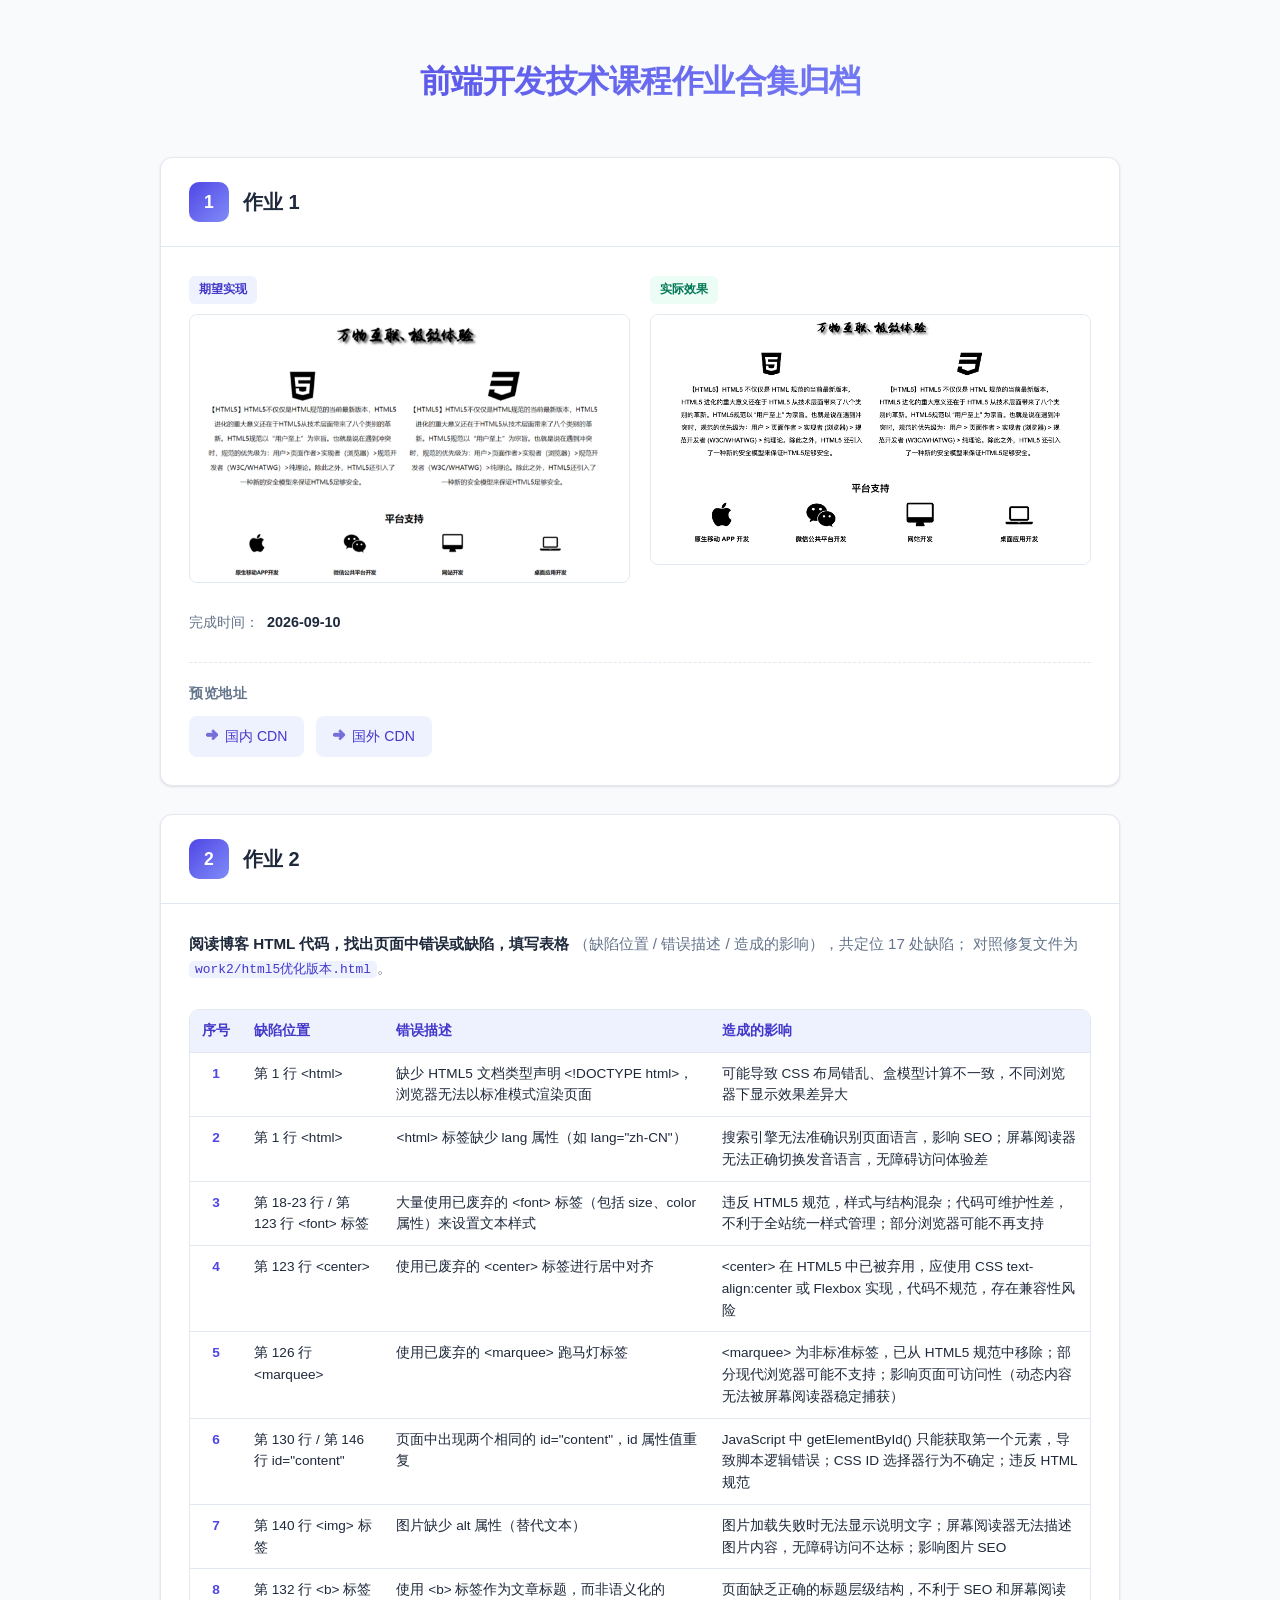
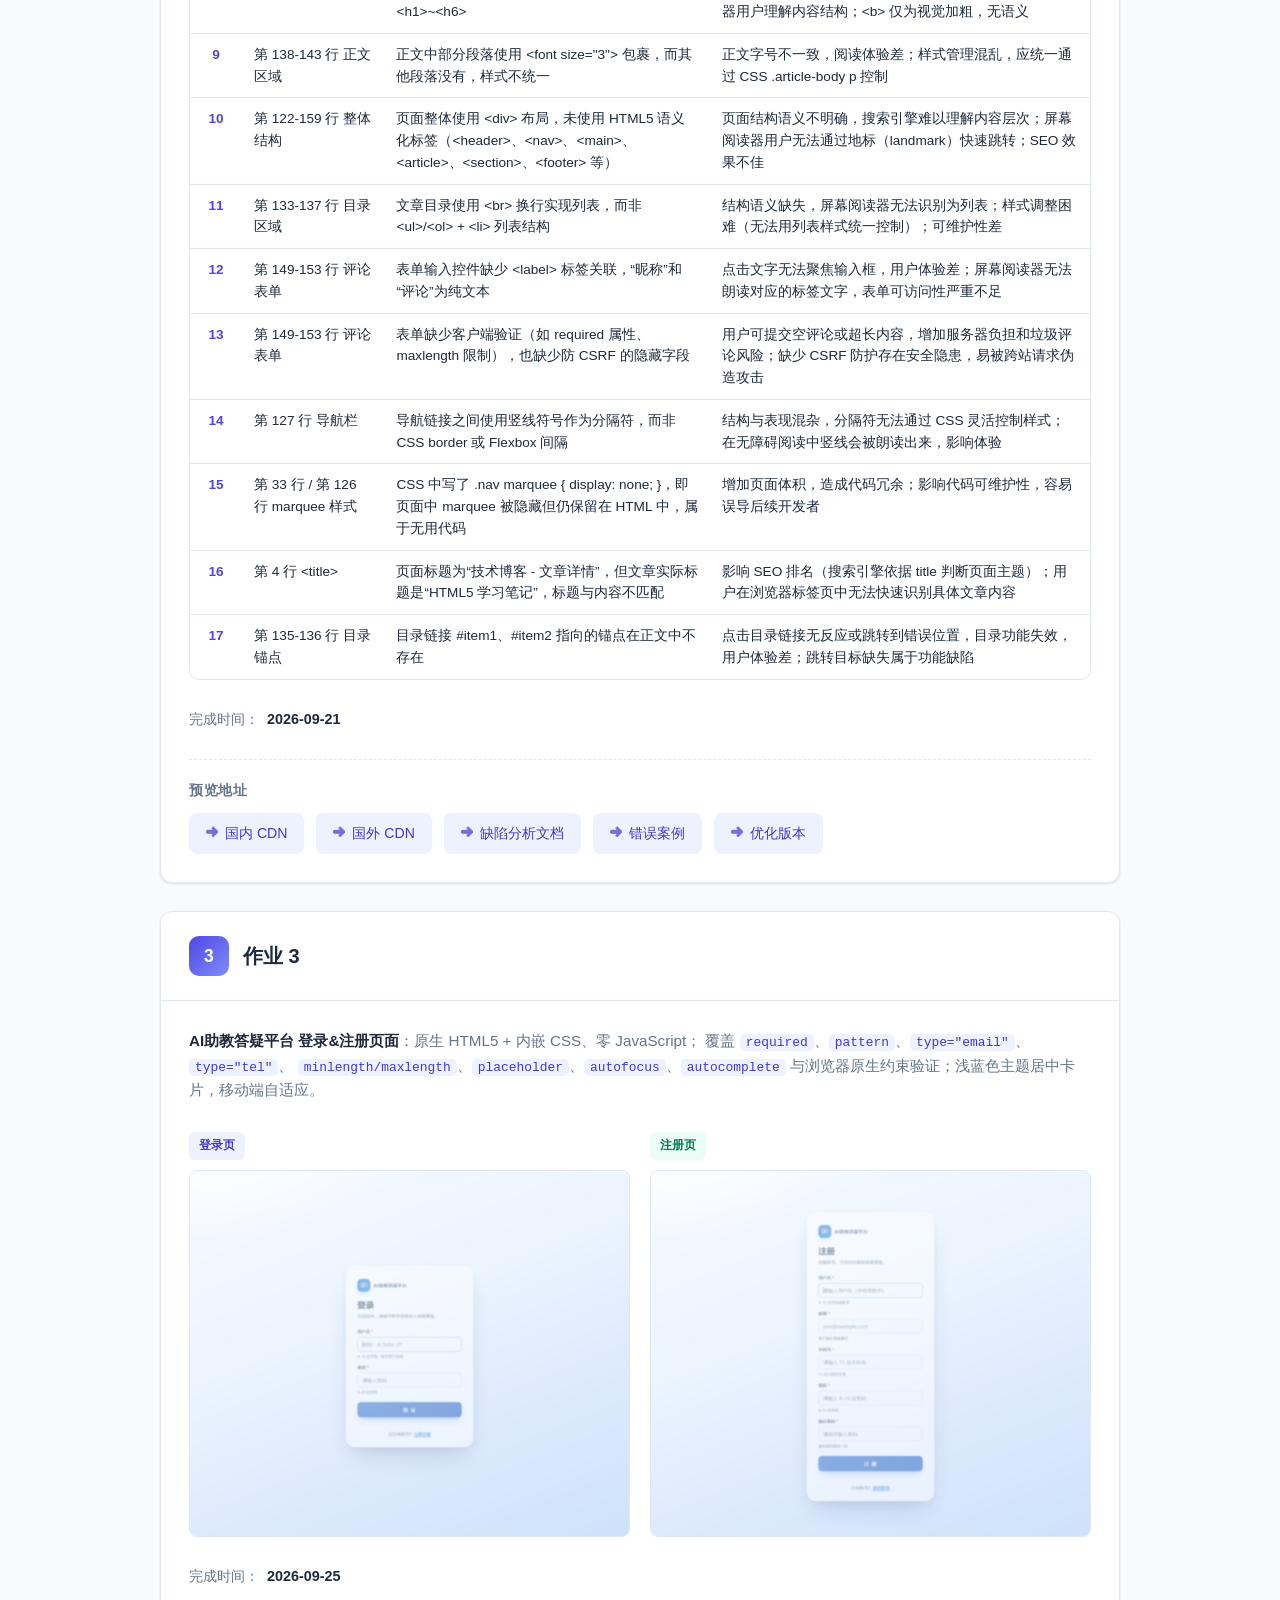
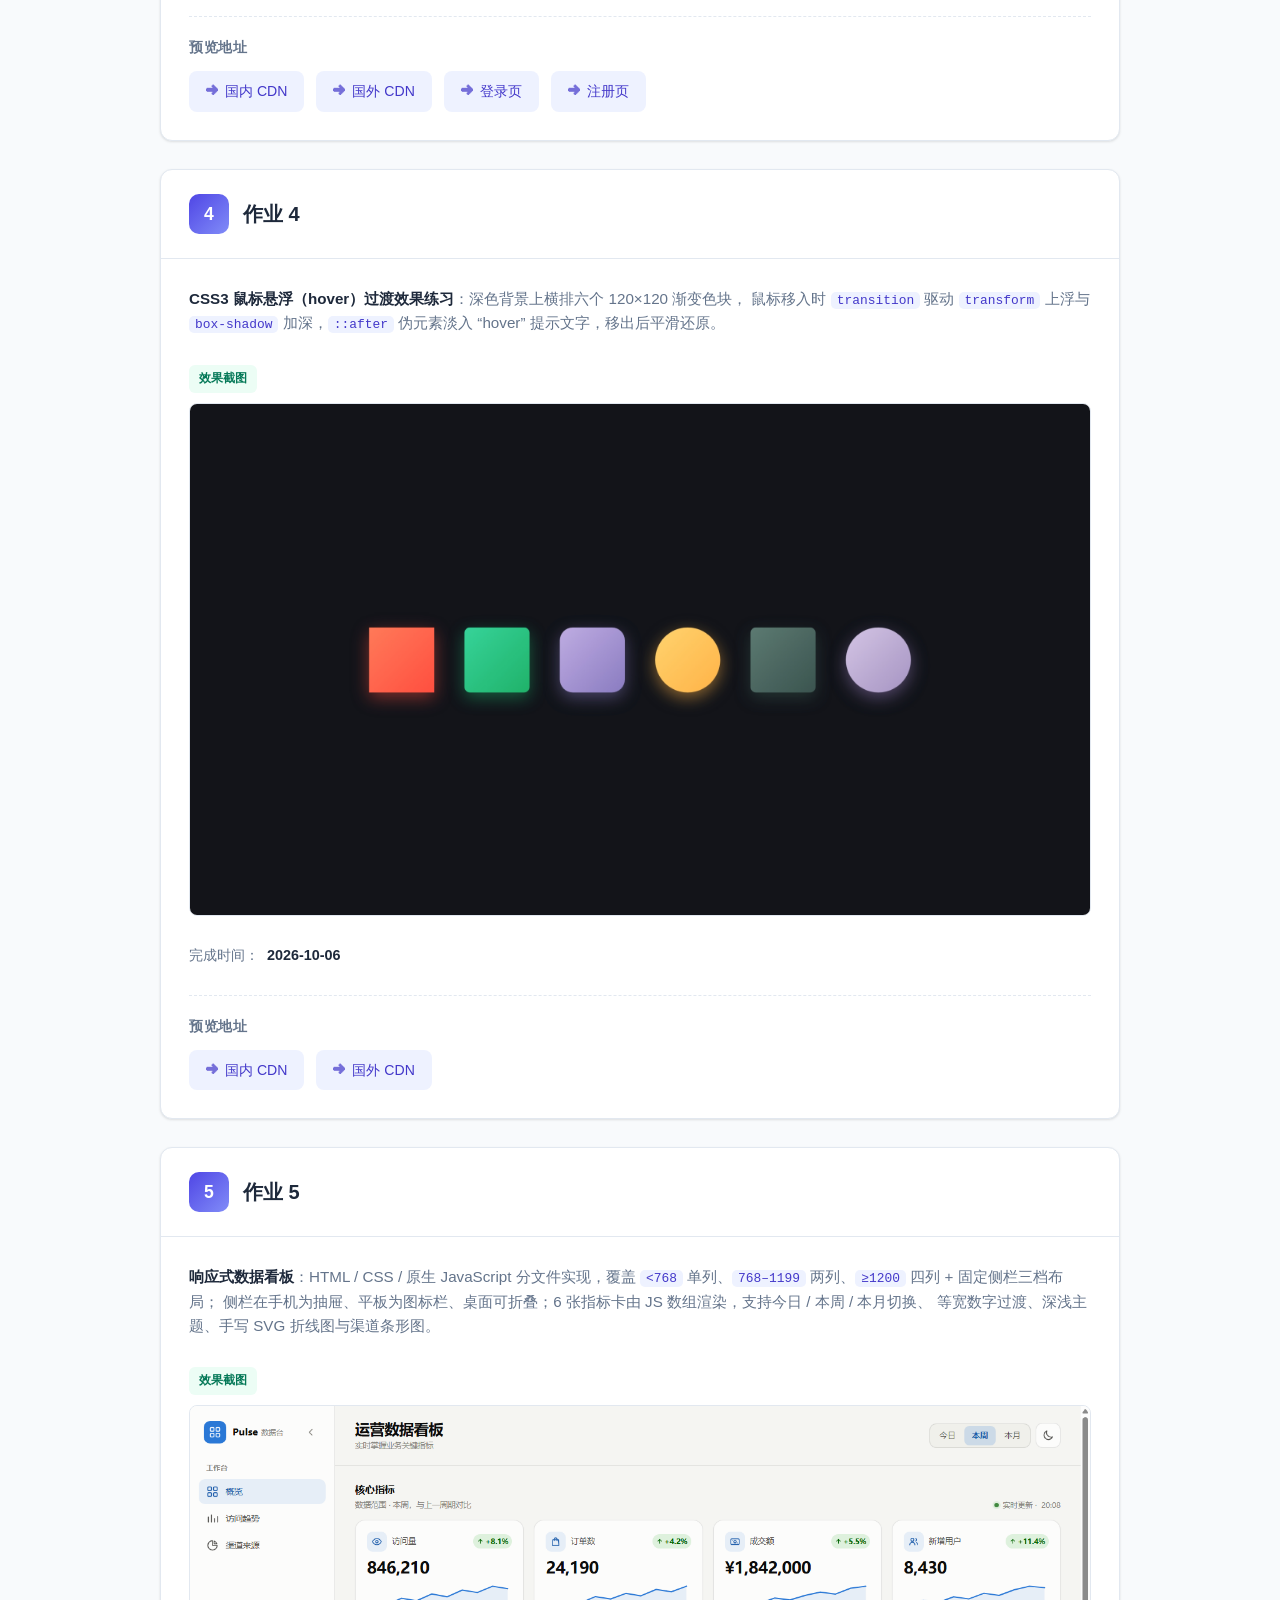
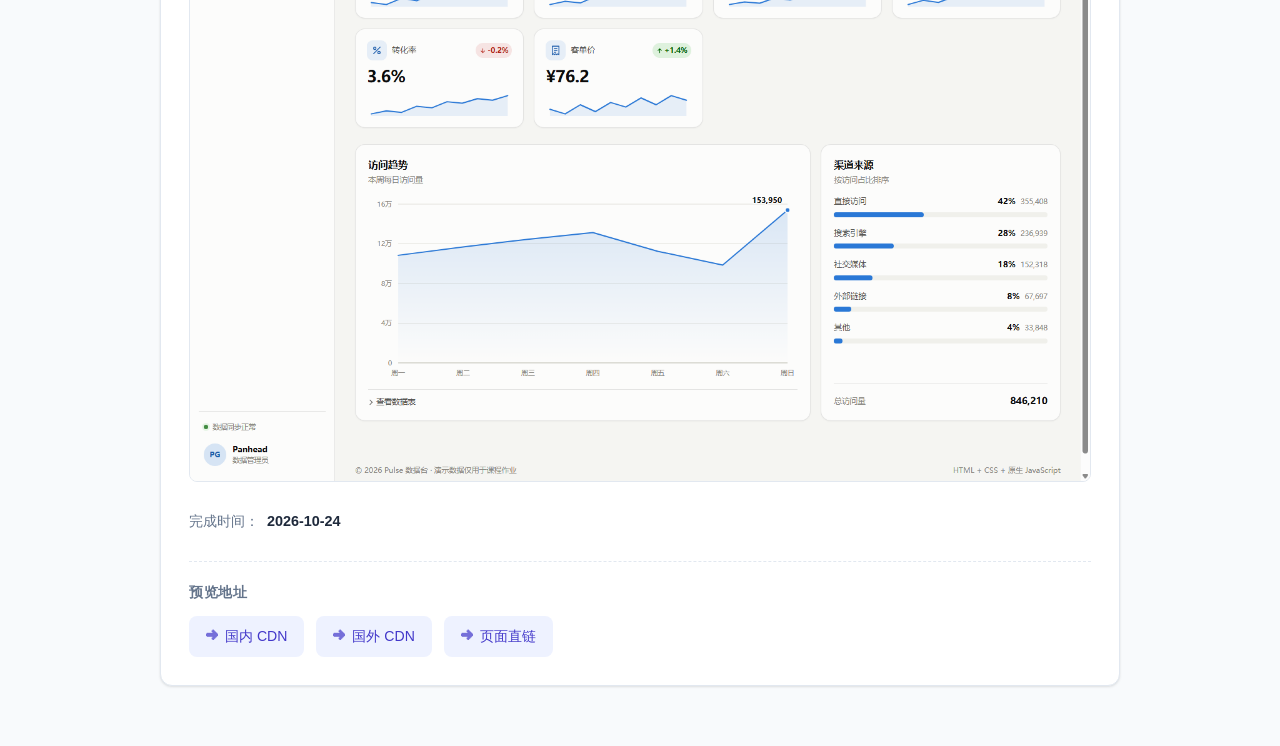
<file: index.html>
<!DOCTYPE html>
<html lang="zh-CN">
<head>
    <meta charset="UTF-8">
    <meta name="viewport" content="width=device-width, initial-scale=1.0">
    <title>前端开发技术课程作业合集归档</title>
    <style>
        :root {
            --primary: #4f46e5;
            --primary-light: #818cf8;
            --bg: #f8fafc;
            --card: #ffffff;
            --text: #1e293b;
            --muted: #64748b;
            --border: #e2e8f0;
            --tag-bg: #eef2ff;
            --tag-text: #4338ca;
            --shadow: 0 1px 3px rgba(0,0,0,.08), 0 1px 2px rgba(0,0,0,.04);
            --shadow-lg: 0 10px 30px rgba(0,0,0,.08), 0 4px 12px rgba(0,0,0,.04);
            --radius: 12px;
        }

        * { margin: 0; padding: 0; box-sizing: border-box; }

        body {
            font-family: -apple-system, BlinkMacSystemFont, "Segoe UI", "PingFang SC", "Microsoft YaHei", sans-serif;
            background: var(--bg);
            color: var(--text);
            line-height: 1.6;
            min-height: 100vh;
            padding: 0 20px 60px;
        }

        .page-header {
            max-width: 960px;
            margin: 0 auto;
            padding: 56px 0 40px;
            text-align: center;
        }

        .page-header h1 {
            font-size: 2rem;
            font-weight: 700;
            letter-spacing: -.5px;
            background: linear-gradient(135deg, var(--primary), var(--primary-light));
            -webkit-background-clip: text;
            background-clip: text;
            -webkit-text-fill-color: transparent;
            margin-bottom: 10px;
        }

        .page-header .subtitle {
            color: var(--muted);
            font-size: .95rem;
        }

        .container {
            max-width: 960px;
            margin: 0 auto;
        }

        .work-card {
            background: var(--card);
            border: 1px solid var(--border);
            border-radius: var(--radius);
            box-shadow: var(--shadow);
            overflow: hidden;
            transition: box-shadow .25s ease, transform .25s ease;
        }

        .work-card:hover {
            box-shadow: var(--shadow-lg);
            transform: translateY(-2px);
        }

        .work-card-head {
            display: flex;
            align-items: center;
            gap: 14px;
            padding: 24px 28px;
            border-bottom: 1px solid var(--border);
        }

        .work-num {
            flex: 0 0 auto;
            width: 40px;
            height: 40px;
            display: flex;
            align-items: center;
            justify-content: center;
            border-radius: 10px;
            background: linear-gradient(135deg, var(--primary), var(--primary-light));
            color: #fff;
            font-weight: 700;
            font-size: 1.1rem;
        }

        .work-card-head h2 {
            font-size: 1.25rem;
            font-weight: 600;
            color: var(--text);
        }

        .work-card-body {
            padding: 28px;
            display: grid;
            gap: 28px;
        }

        .compare {
            display: grid;
            grid-template-columns: 1fr 1fr;
            gap: 20px;
        }

        @media (max-width: 720px) {
            .compare { grid-template-columns: 1fr; }
        }

        .compare-item .label {
            display: inline-block;
            font-size: .78rem;
            font-weight: 600;
            padding: 4px 10px;
            border-radius: 6px;
            margin-bottom: 10px;
        }

        .compare-item.expect .label { background: var(--tag-bg); color: var(--tag-text); }
        .compare-item.real .label { background: #ecfdf5; color: #047857; }

        .compare-item img {
            width: 100%;
            border-radius: 8px;
            border: 1px solid var(--border);
            display: block;
            transition: transform .25s ease;
        }

        .compare-item img:hover { transform: scale(1.02); }

        .meta-row {
            display: flex;
            align-items: center;
            gap: 8px;
            font-size: .9rem;
            color: var(--muted);
        }

        .meta-row .date { font-weight: 600; color: var(--text); }

        .links {
            border-top: 1px dashed var(--border);
            padding-top: 20px;
        }

        .links .links-title {
            font-size: .85rem;
            font-weight: 600;
            color: var(--muted);
            margin-bottom: 12px;
            text-transform: uppercase;
            letter-spacing: .5px;
        }

        .link-list {
            display: flex;
            flex-wrap: wrap;
            gap: 12px;
        }

        .link-list a {
            display: inline-flex;
            align-items: center;
            gap: 6px;
            padding: 8px 16px;
            border-radius: 8px;
            background: var(--tag-bg);
            color: var(--tag-text);
            text-decoration: none;
            font-size: .88rem;
            font-weight: 500;
            border: 1px solid transparent;
            transition: all .2s ease;
        }

        .link-list a:hover {
            background: var(--primary);
            color: #fff;
            border-color: var(--primary);
            transform: translateY(-1px);
        }

        .link-list a::before {
            content: "➜";
            font-size: .8rem;
            opacity: .7;
        }

        /* ---- 作业 2 / 作业 3 ---- */
        .work-desc {
            font-size: .95rem;
            color: var(--muted);
        }

        .work-desc strong {
            color: var(--text);
            font-weight: 600;
        }

        .table-wrap {
            overflow-x: auto;
            border: 1px solid var(--border);
            border-radius: 10px;
        }

        table {
            border-collapse: collapse;
            width: 100%;
            font-size: .85rem;
            line-height: 1.6;
        }

        th, td {
            border-bottom: 1px solid var(--border);
            padding: 10px 12px;
            text-align: left;
            vertical-align: top;
        }

        th {
            background: var(--tag-bg);
            color: var(--tag-text);
            font-weight: 600;
            white-space: nowrap;
        }

        tbody tr:last-child td { border-bottom: none; }
        tbody tr:hover { background: #f8faff; }

        td.num {
            font-weight: 700;
            color: var(--primary);
            text-align: center;
            white-space: nowrap;
            width: 44px;
        }

        code {
            font-family: Consolas, "Courier New", monospace;
            font-size: .85em;
            background: var(--tag-bg);
            color: var(--tag-text);
            border-radius: 5px;
            padding: 1px 6px;
        }
    </style>
</head>
<body>

<header class="page-header">
    <h1>前端开发技术课程作业合集归档</h1>
<!--    <p class="subtitle">Frontend Development Technology — Course Assignments Archive</p>-->
</header>

<div class="container">
    <article class="work-card">
        <div class="work-card-head">
            <div class="work-num">1</div>
            <h2>作业 1</h2>
        </div>
        <div class="work-card-body">
            <div class="compare">
                <div class="compare-item expect">
                    <span class="label">期望实现</span>
                    <img src="./images/work1-expect.png" alt="work1 期望效果">
                </div>
                <div class="compare-item real">
                    <span class="label">实际效果</span>
                    <img src="./images/work1-real.png" alt="work1 实际效果">
                </div>
            </div>

            <div class="meta-row">
                <span>完成时间：</span>
                <span class="date">2026-09-10</span>
            </div>

            <div class="links">
                <div class="links-title">预览地址</div>
                <div class="link-list">
                    <a href="https://fwork.pgigi.com/work1">国内 CDN</a>
                    <a href="https://fwork.pgg.wtf/work1">国外 CDN</a>
                </div>
            </div>
        </div>
    </article>

    <article class="work-card" style="margin-top: 28px;">
        <div class="work-card-head">
            <div class="work-num">2</div>
            <h2>作业 2</h2>
        </div>
        <div class="work-card-body">
            <p class="work-desc">
                <strong>阅读博客 HTML 代码，找出页面中错误或缺陷，填写表格</strong>
                （缺陷位置 / 错误描述 / 造成的影响），共定位 17 处缺陷；
                对照修复文件为 <code>work2/html5优化版本.html</code>。
            </p>

            <div class="table-wrap">
                <table>
                    <thead>
                        <tr>
                            <th>序号</th>
                            <th>缺陷位置</th>
                            <th>错误描述</th>
                            <th>造成的影响</th>
                        </tr>
                    </thead>
                    <tbody>
                        <tr><td class="num">1</td><td>第 1 行 &lt;html&gt;</td><td>缺少 HTML5 文档类型声明 &lt;!DOCTYPE html&gt;，浏览器无法以标准模式渲染页面</td><td>可能导致 CSS 布局错乱、盒模型计算不一致，不同浏览器下显示效果差异大</td></tr>
                        <tr><td class="num">2</td><td>第 1 行 &lt;html&gt;</td><td>&lt;html&gt; 标签缺少 lang 属性（如 lang="zh-CN"）</td><td>搜索引擎无法准确识别页面语言，影响 SEO；屏幕阅读器无法正确切换发音语言，无障碍访问体验差</td></tr>
                        <tr><td class="num">3</td><td>第 18-23 行 / 第 123 行 &lt;font&gt; 标签</td><td>大量使用已废弃的 &lt;font&gt; 标签（包括 size、color 属性）来设置文本样式</td><td>违反 HTML5 规范，样式与结构混杂；代码可维护性差，不利于全站统一样式管理；部分浏览器可能不再支持</td></tr>
                        <tr><td class="num">4</td><td>第 123 行 &lt;center&gt;</td><td>使用已废弃的 &lt;center&gt; 标签进行居中对齐</td><td>&lt;center&gt; 在 HTML5 中已被弃用，应使用 CSS text-align:center 或 Flexbox 实现，代码不规范，存在兼容性风险</td></tr>
                        <tr><td class="num">5</td><td>第 126 行 &lt;marquee&gt;</td><td>使用已废弃的 &lt;marquee&gt; 跑马灯标签</td><td>&lt;marquee&gt; 为非标准标签，已从 HTML5 规范中移除；部分现代浏览器可能不支持；影响页面可访问性（动态内容无法被屏幕阅读器稳定捕获）</td></tr>
                        <tr><td class="num">6</td><td>第 130 行 / 第 146 行 id="content"</td><td>页面中出现两个相同的 id="content"，id 属性值重复</td><td>JavaScript 中 getElementById() 只能获取第一个元素，导致脚本逻辑错误；CSS ID 选择器行为不确定；违反 HTML 规范</td></tr>
                        <tr><td class="num">7</td><td>第 140 行 &lt;img&gt; 标签</td><td>图片缺少 alt 属性（替代文本）</td><td>图片加载失败时无法显示说明文字；屏幕阅读器无法描述图片内容，无障碍访问不达标；影响图片 SEO</td></tr>
                        <tr><td class="num">8</td><td>第 132 行 &lt;b&gt; 标签</td><td>使用 &lt;b&gt; 标签作为文章标题，而非语义化的 &lt;h1&gt;~&lt;h6&gt;</td><td>页面缺乏正确的标题层级结构，不利于 SEO 和屏幕阅读器用户理解内容结构；&lt;b&gt; 仅为视觉加粗，无语义</td></tr>
                        <tr><td class="num">9</td><td>第 138-143 行 正文区域</td><td>正文中部分段落使用 &lt;font size="3"&gt; 包裹，而其他段落没有，样式不统一</td><td>正文字号不一致，阅读体验差；样式管理混乱，应统一通过 CSS .article-body p 控制</td></tr>
                        <tr><td class="num">10</td><td>第 122-159 行 整体结构</td><td>页面整体使用 &lt;div&gt; 布局，未使用 HTML5 语义化标签（&lt;header&gt;、&lt;nav&gt;、&lt;main&gt;、&lt;article&gt;、&lt;section&gt;、&lt;footer&gt; 等）</td><td>页面结构语义不明确，搜索引擎难以理解内容层次；屏幕阅读器用户无法通过地标（landmark）快速跳转；SEO 效果不佳</td></tr>
                        <tr><td class="num">11</td><td>第 133-137 行 目录区域</td><td>文章目录使用 &lt;br&gt; 换行实现列表，而非 &lt;ul&gt;/&lt;ol&gt; + &lt;li&gt; 列表结构</td><td>结构语义缺失，屏幕阅读器无法识别为列表；样式调整困难（无法用列表样式统一控制）；可维护性差</td></tr>
                        <tr><td class="num">12</td><td>第 149-153 行 评论表单</td><td>表单输入控件缺少 &lt;label&gt; 标签关联，“昵称”和“评论”为纯文本</td><td>点击文字无法聚焦输入框，用户体验差；屏幕阅读器无法朗读对应的标签文字，表单可访问性严重不足</td></tr>
                        <tr><td class="num">13</td><td>第 149-153 行 评论表单</td><td>表单缺少客户端验证（如 required 属性、maxlength 限制），也缺少防 CSRF 的隐藏字段</td><td>用户可提交空评论或超长内容，增加服务器负担和垃圾评论风险；缺少 CSRF 防护存在安全隐患，易被跨站请求伪造攻击</td></tr>
                        <tr><td class="num">14</td><td>第 127 行 导航栏</td><td>导航链接之间使用竖线符号作为分隔符，而非 CSS border 或 Flexbox 间隔</td><td>结构与表现混杂，分隔符无法通过 CSS 灵活控制样式；在无障碍阅读中竖线会被朗读出来，影响体验</td></tr>
                        <tr><td class="num">15</td><td>第 33 行 / 第 126 行 marquee 样式</td><td>CSS 中写了 .nav marquee { display: none; }，即页面中 marquee 被隐藏但仍保留在 HTML 中，属于无用代码</td><td>增加页面体积，造成代码冗余；影响代码可维护性，容易误导后续开发者</td></tr>
                        <tr><td class="num">16</td><td>第 4 行 &lt;title&gt;</td><td>页面标题为“技术博客 - 文章详情”，但文章实际标题是“HTML5 学习笔记”，标题与内容不匹配</td><td>影响 SEO 排名（搜索引擎依据 title 判断页面主题）；用户在浏览器标签页中无法快速识别具体文章内容</td></tr>
                        <tr><td class="num">17</td><td>第 135-136 行 目录锚点</td><td>目录链接 #item1、#item2 指向的锚点在正文中不存在</td><td>点击目录链接无反应或跳转到错误位置，目录功能失效，用户体验差；跳转目标缺失属于功能缺陷</td></tr>
                    </tbody>
                </table>
            </div>

            <div class="meta-row">
                <span>完成时间：</span>
                <span class="date">2026-09-21</span>
            </div>

            <div class="links">
                <div class="links-title">预览地址</div>
                <div class="link-list">
                    <a href="https://fwork.pgigi.com/work2">国内 CDN</a>
                    <a href="https://fwork.pgg.wtf/work2">国外 CDN</a>
                    <a href="./work2/index.html">缺陷分析文档</a>
                    <a href="./work2/html5错误案例.html">错误案例</a>
                    <a href="./work2/html5优化版本.html">优化版本</a>
                </div>
            </div>
        </div>
    </article>

    <article class="work-card" style="margin-top: 28px;">
        <div class="work-card-head">
            <div class="work-num">3</div>
            <h2>作业 3</h2>
        </div>
        <div class="work-card-body">
            <p class="work-desc">
                <strong>AI助教答疑平台 登录&注册页面</strong>：原生 HTML5 + 内嵌 CSS、零 JavaScript；
                覆盖 <code>required</code>、<code>pattern</code>、<code>type="email"</code>、<code>type="tel"</code>、
                <code>minlength/maxlength</code>、<code>placeholder</code>、<code>autofocus</code>、<code>autocomplete</code>
                与浏览器原生约束验证；浅蓝色主题居中卡片，移动端自适应。
            </p>

            <div class="compare">
                <div class="compare-item expect">
                    <span class="label">登录页</span>
                    <img src="./images/work3-login.png" alt="work3 登录页效果">
                </div>
                <div class="compare-item real">
                    <span class="label">注册页</span>
                    <img src="./images/work3-register.png" alt="work3 注册页效果">
                </div>
            </div>

            <div class="meta-row">
                <span>完成时间：</span>
                <span class="date">2026-09-25</span>
            </div>

            <div class="links">
                <div class="links-title">预览地址</div>
                <div class="link-list">
                    <a href="https://fwork.pgigi.com/work3">国内 CDN</a>
                    <a href="https://fwork.pgg.wtf/work3">国外 CDN</a>
                    <a href="./work3/login.html">登录页</a>
                    <a href="./work3/register.html">注册页</a>
                </div>
            </div>
        </div>
    </article>

    <article class="work-card" style="margin-top: 28px;">
        <div class="work-card-head">
            <div class="work-num">4</div>
            <h2>作业 4</h2>
        </div>
        <div class="work-card-body">
            <p class="work-desc">
                <strong>CSS3 鼠标悬浮（hover）过渡效果练习</strong>：深色背景上横排六个 120×120 渐变色块，
                鼠标移入时 <code>transition</code> 驱动 <code>transform</code> 上浮与
                <code>box-shadow</code> 加深，<code>::after</code> 伪元素淡入 “hover” 提示文字，移出后平滑还原。
            </p>

            <div class="compare" style="grid-template-columns: 1fr;">
                <div class="compare-item real">
                    <span class="label">效果截图</span>
                    <img src="./images/work4-preview.png" alt="work4 效果截图">
                </div>
            </div>

            <div class="meta-row">
                <span>完成时间：</span>
                <span class="date">2026-10-06</span>
            </div>

            <div class="links">
                <div class="links-title">预览地址</div>
                <div class="link-list">
                    <a href="https://fwork.pgigi.com/work4">国内 CDN</a>
                    <a href="https://fwork.pgg.wtf/work4">国外 CDN</a>
                </div>
            </div>
        </div>
    </article>

    <article class="work-card" style="margin-top: 28px;">
        <div class="work-card-head">
            <div class="work-num">5</div>
            <h2>作业 5</h2>
        </div>
        <div class="work-card-body">
            <p class="work-desc">
                <strong>响应式数据看板</strong>：HTML / CSS / 原生 JavaScript 分文件实现，覆盖
                <code>&lt;768</code> 单列、<code>768–1199</code> 两列、<code>≥1200</code> 四列 + 固定侧栏三档布局；
                侧栏在手机为抽屉、平板为图标栏、桌面可折叠；6 张指标卡由 JS 数组渲染，支持今日 / 本周 / 本月切换、
                等宽数字过渡、深浅主题、手写 SVG 折线图与渠道条形图。
            </p>

            <div class="compare" style="grid-template-columns: 1fr;">
                <div class="compare-item real">
                    <span class="label">效果截图</span>
                    <img src="./images/work5-preview.png" alt="work5 响应式数据看板效果">
                </div>
            </div>

            <div class="meta-row">
                <span>完成时间：</span>
                <span class="date">2026-10-24</span>
            </div>

            <div class="links">
                <div class="links-title">预览地址</div>
                <div class="link-list">
                    <a href="https://fwork.pgigi.com/work5">国内 CDN</a>
                    <a href="https://fwork.pgg.wtf/work5">国外 CDN</a>
                    <a href="./work5/index.html">页面直链</a>
                </div>
            </div>
        </div>
    </article>
</div>

</body>
</html>
</file>
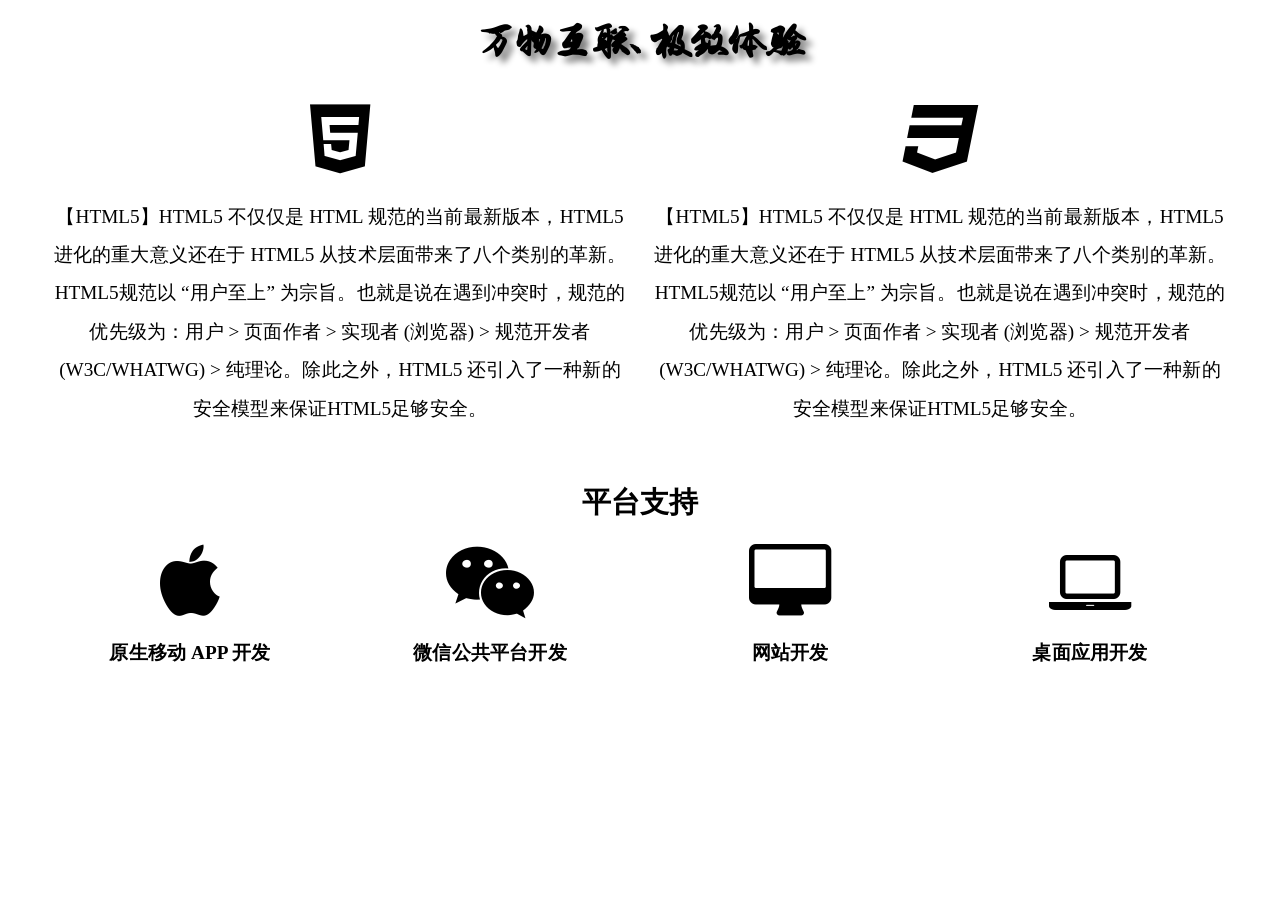
<file: work1/index.html>
<!DOCTYPE html>
<html lang="zh-CN">
<head>
    <meta charset="UTF-8">
    <meta name="viewport" content="width=device-width, initial-scale=1.0">
    <link href="assets/font-awesome.min.css" rel="stylesheet">
    <link href="style.css" rel="stylesheet">
    <title>H5</title>
</head>
<body>
<div id="app">
    <div class="title">
        <h1>万物互联、极致体验</h1>
    </div>
    <div class="disc">
        <div class="disc-content">
            <div class="fa fa-html5 fa-4x"></div>
            <p>【HTML5】HTML5 不仅仅是 HTML 规范的当前最新版本，HTML5 进化的重大意义还在于 HTML5 从技术层面带来了八个类别的革新。HTML5规范以 “用户至上” 为宗旨。也就是说在遇到冲突时，规范的优先级为：用户 > 页面作者 > 实现者 (浏览器) > 规范开发者 (W3C/WHATWG) > 纯理论。除此之外，HTML5 还引入了一种新的安全模型来保证HTML5足够安全。</p>
        </div>
        <div class="disc-content">
            <div class="fa fa-css3 fa-4x"></div>
            <p>【HTML5】HTML5 不仅仅是 HTML 规范的当前最新版本，HTML5 进化的重大意义还在于 HTML5 从技术层面带来了八个类别的革新。HTML5规范以 “用户至上” 为宗旨。也就是说在遇到冲突时，规范的优先级为：用户 > 页面作者 > 实现者 (浏览器) > 规范开发者 (W3C/WHATWG) > 纯理论。除此之外，HTML5 还引入了一种新的安全模型来保证HTML5足够安全。</p>
        </div>
    </div>
    <div class="support">
        <div class="support-title"><h2>平台支持</h2></div>
        <div class="support-items">
            <div class="support-item">
                <div class="fa fa-apple fa-4x"></div>
                <div class="support-content">原生移动 APP 开发</div>
            </div>
            <div class="support-item">
                <div class="fa fa-wechat fa-4x"></div>
                <div class="support-content">微信公共平台开发</div>
            </div>
            <div class="support-item">
                <div class="fa fa-desktop fa-4x"></div>
                <div class="support-content">网站开发</div>
            </div>
            <div class="support-item">
                <div class="fa fa-laptop fa-4x"></div>
                <div class="support-content">桌面应用开发</div>
            </div>
        </div>
    </div>
</div>
</body>
</html>
</file>
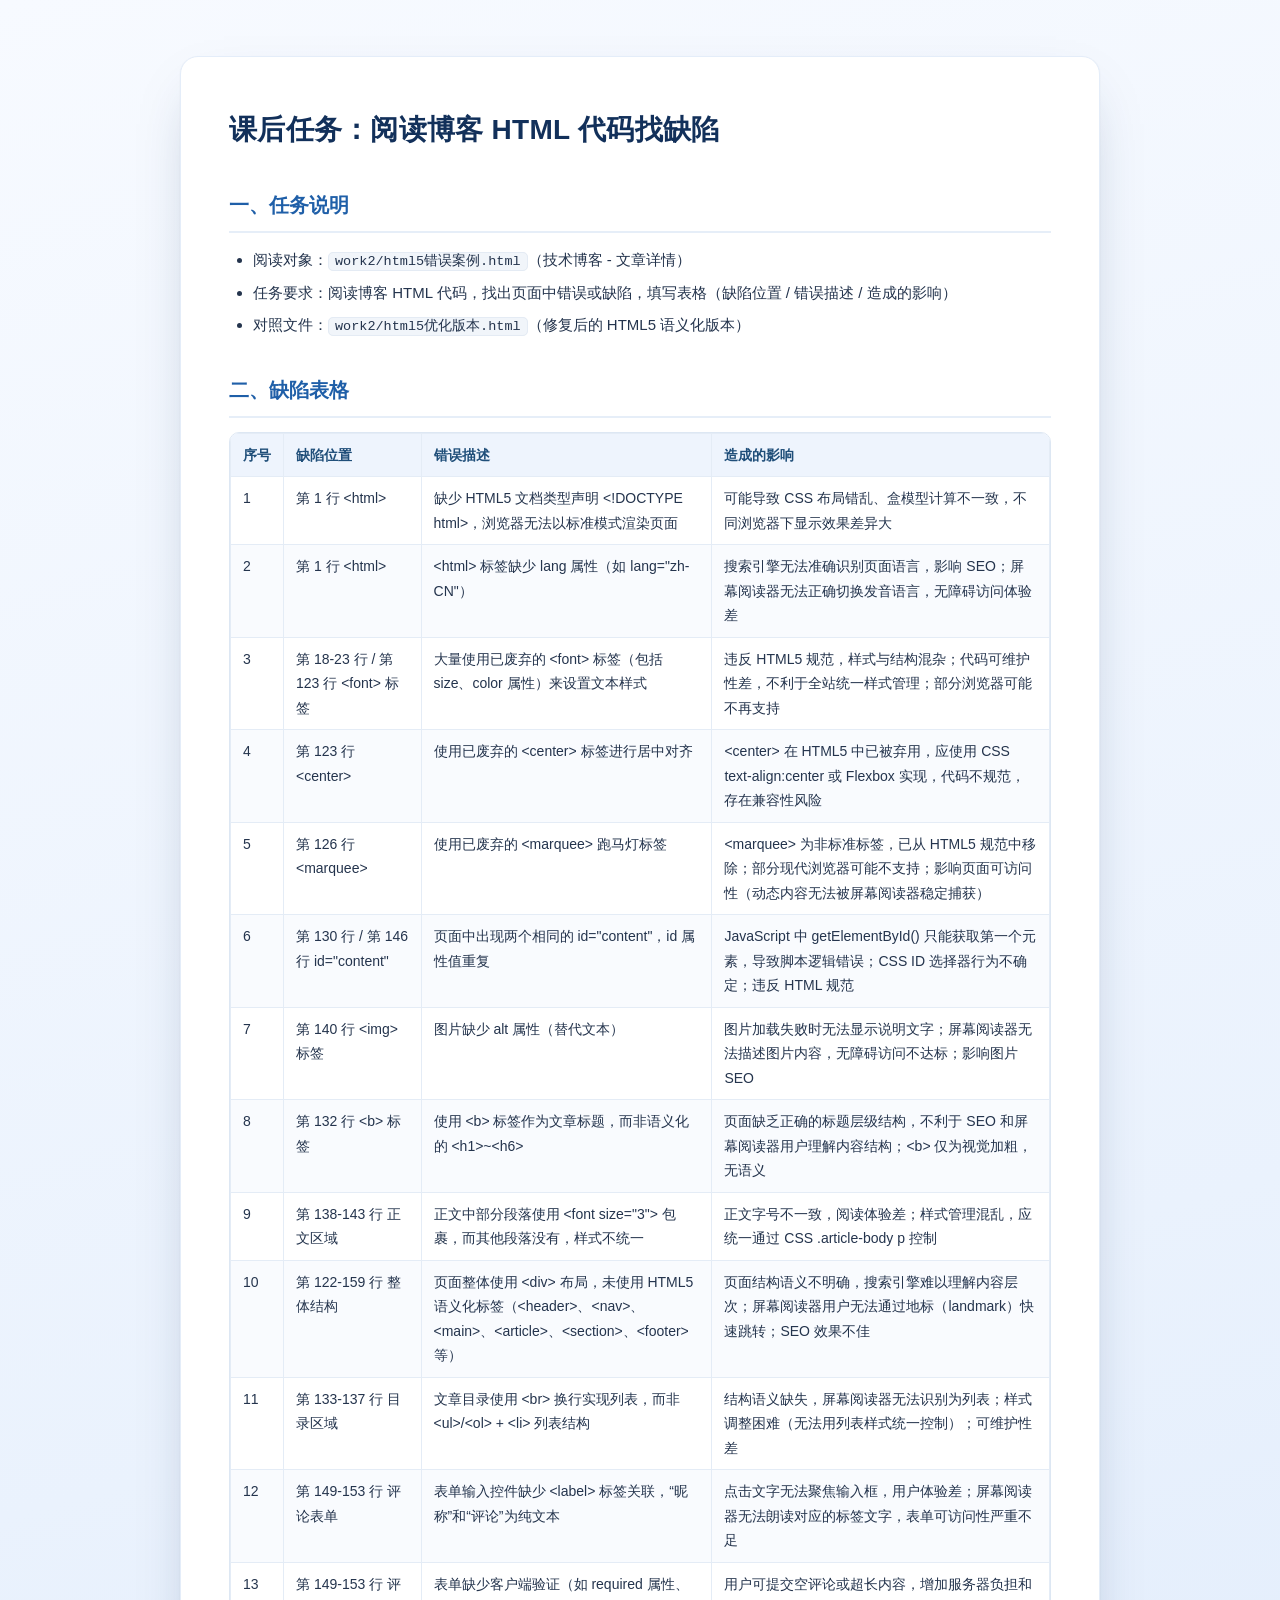
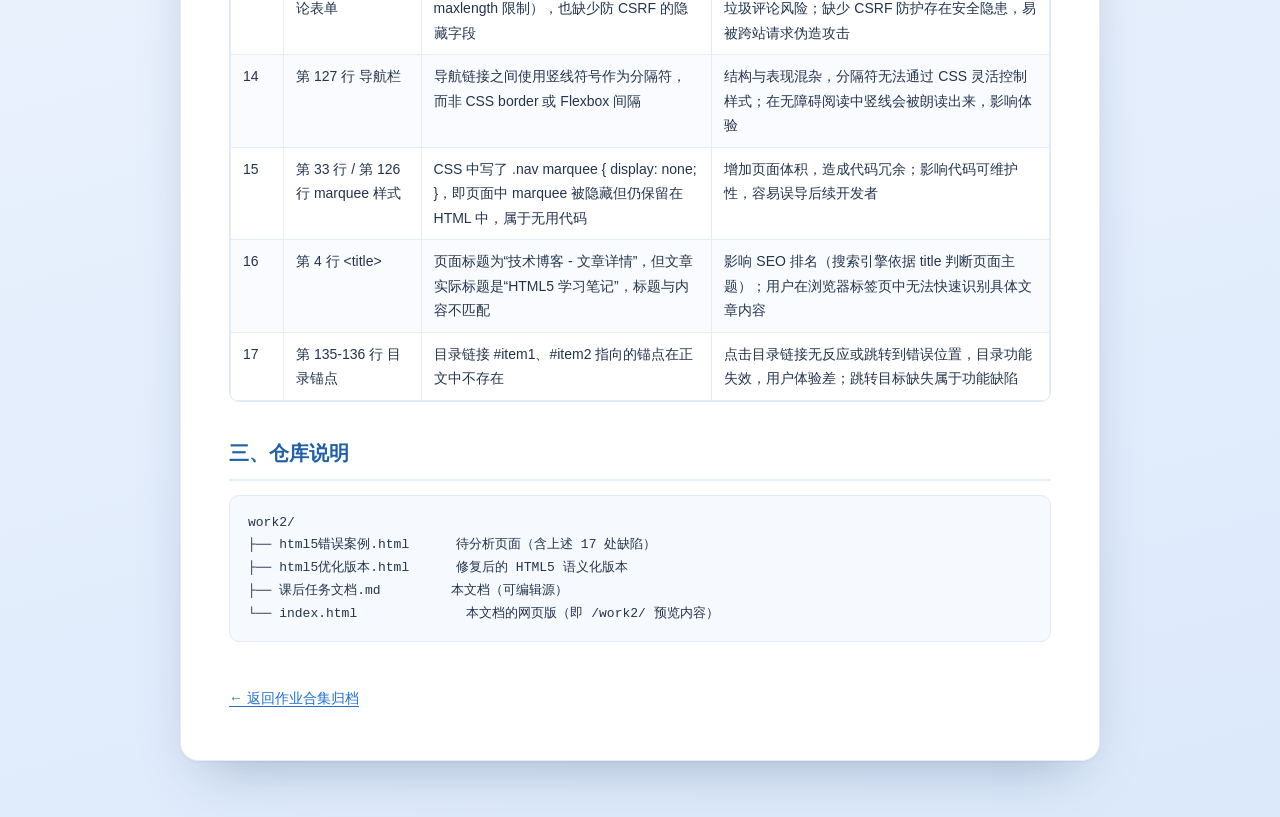
<file: work2/index.html>
<!DOCTYPE html>
<html lang="zh-CN">
<head>
    <meta charset="UTF-8">
    <meta name="viewport" content="width=device-width, initial-scale=1.0">
    <title>课后任务：阅读博客 HTML 代码找缺陷</title>
    <style>
* { margin: 0; padding: 0; box-sizing: border-box; }
body {
    font-family: -apple-system, BlinkMacSystemFont, "Segoe UI", "PingFang SC", "Microsoft YaHei", sans-serif;
    background: linear-gradient(165deg, #f7faff 0%, #eaf2fd 55%, #dce9fb 100%);
    color: #24344d; line-height: 1.75; min-height: 100vh;
    padding: clamp(20px, 5vw, 56px) clamp(14px, 4vw, 24px);
}
.doc {
    max-width: 920px; margin: 0 auto; background: #fff;
    border: 1px solid #e4edf9; border-radius: 18px;
    padding: clamp(26px, 5vw, 48px);
    box-shadow: 0 1px 2px rgba(16,37,63,.05), 0 24px 56px -24px rgba(23,53,92,.35);
}
h1 { font-size: clamp(22px, 5vw, 28px); color: #12305a; margin-bottom: 18px; letter-spacing: .01em; }
h2 { font-size: clamp(17px, 4vw, 20px); color: #1f5fa8; margin: 34px 0 14px; padding-bottom: 8px; border-bottom: 2px solid #e6eef8; }
h3 { font-size: 16px; color: #2c3e57; margin: 24px 0 10px; }
p { margin: 12px 0; font-size: 15px; }
a { color: #1f6fd6; text-decoration: underline; text-underline-offset: 3px; }
a:hover { color: #0d4fae; }
ul, ol { margin: 12px 0 12px 24px; font-size: 15px; }
li { margin: 6px 0; }
code {
    font-family: Consolas, "Courier New", monospace; font-size: .9em;
    background: #f1f5fa; border: 1px solid #e4ebf4; border-radius: 5px; padding: 1px 6px;
}
pre {
    background: #f6f9fd; border: 1px solid #e4ebf4; border-radius: 10px;
    padding: 16px 18px; overflow-x: auto; margin: 14px 0;
}
pre code { background: none; border: none; padding: 0; font-size: 13px; line-height: 1.6; }
.table-wrap { overflow-x: auto; margin: 14px 0; border: 1px solid #dde7f3; border-radius: 10px; }
table { border-collapse: collapse; width: 100%; font-size: 14px; }
th, td { border: 1px solid #e4ecf6; padding: 9px 12px; text-align: left; vertical-align: top; }
th { background: #eef4fd; color: #1f4e79; font-weight: 600; white-space: nowrap; }
tbody tr:nth-child(even) { background: #f9fbfe; }
img { max-width: 100%; border-radius: 10px; border: 1px solid #e4edf9; display: block; margin: 10px 0; }
.back { display: inline-block; margin-top: 30px; font-size: 14px; }
@media (max-width: 560px) { th, td { padding: 7px 9px; } p, ul, ol { font-size: 14.5px; } }
</style>
</head>
<body>
<article class="doc">
<h1>课后任务：阅读博客 HTML 代码找缺陷</h1>
<h2>一、任务说明</h2>
<ul><li>阅读对象：<code>work2/html5错误案例.html</code>（技术博客 - 文章详情）</li><li>任务要求：阅读博客 HTML 代码，找出页面中错误或缺陷，填写表格（缺陷位置 / 错误描述 / 造成的影响）</li><li>对照文件：<code>work2/html5优化版本.html</code>（修复后的 HTML5 语义化版本）</li></ul>
<h2>二、缺陷表格</h2>
<div class="table-wrap"><table><thead><tr><th>序号</th><th>缺陷位置</th><th>错误描述</th><th>造成的影响</th></tr></thead><tbody><tr><td>1</td><td>第 1 行 &lt;html&gt;</td><td>缺少 HTML5 文档类型声明 &lt;!DOCTYPE html&gt;，浏览器无法以标准模式渲染页面</td><td>可能导致 CSS 布局错乱、盒模型计算不一致，不同浏览器下显示效果差异大</td></tr><tr><td>2</td><td>第 1 行 &lt;html&gt;</td><td>&lt;html&gt; 标签缺少 lang 属性（如 lang="zh-CN"）</td><td>搜索引擎无法准确识别页面语言，影响 SEO；屏幕阅读器无法正确切换发音语言，无障碍访问体验差</td></tr><tr><td>3</td><td>第 18-23 行 / 第 123 行 &lt;font&gt; 标签</td><td>大量使用已废弃的 &lt;font&gt; 标签（包括 size、color 属性）来设置文本样式</td><td>违反 HTML5 规范，样式与结构混杂；代码可维护性差，不利于全站统一样式管理；部分浏览器可能不再支持</td></tr><tr><td>4</td><td>第 123 行 &lt;center&gt;</td><td>使用已废弃的 &lt;center&gt; 标签进行居中对齐</td><td>&lt;center&gt; 在 HTML5 中已被弃用，应使用 CSS text-align:center 或 Flexbox 实现，代码不规范，存在兼容性风险</td></tr><tr><td>5</td><td>第 126 行 &lt;marquee&gt;</td><td>使用已废弃的 &lt;marquee&gt; 跑马灯标签</td><td>&lt;marquee&gt; 为非标准标签，已从 HTML5 规范中移除；部分现代浏览器可能不支持；影响页面可访问性（动态内容无法被屏幕阅读器稳定捕获）</td></tr><tr><td>6</td><td>第 130 行 / 第 146 行 id="content"</td><td>页面中出现两个相同的 id="content"，id 属性值重复</td><td>JavaScript 中 getElementById() 只能获取第一个元素，导致脚本逻辑错误；CSS ID 选择器行为不确定；违反 HTML 规范</td></tr><tr><td>7</td><td>第 140 行 &lt;img&gt; 标签</td><td>图片缺少 alt 属性（替代文本）</td><td>图片加载失败时无法显示说明文字；屏幕阅读器无法描述图片内容，无障碍访问不达标；影响图片 SEO</td></tr><tr><td>8</td><td>第 132 行 &lt;b&gt; 标签</td><td>使用 &lt;b&gt; 标签作为文章标题，而非语义化的 &lt;h1&gt;~&lt;h6&gt;</td><td>页面缺乏正确的标题层级结构，不利于 SEO 和屏幕阅读器用户理解内容结构；&lt;b&gt; 仅为视觉加粗，无语义</td></tr><tr><td>9</td><td>第 138-143 行 正文区域</td><td>正文中部分段落使用 &lt;font size="3"&gt; 包裹，而其他段落没有，样式不统一</td><td>正文字号不一致，阅读体验差；样式管理混乱，应统一通过 CSS .article-body p 控制</td></tr><tr><td>10</td><td>第 122-159 行 整体结构</td><td>页面整体使用 &lt;div&gt; 布局，未使用 HTML5 语义化标签（&lt;header&gt;、&lt;nav&gt;、&lt;main&gt;、&lt;article&gt;、&lt;section&gt;、&lt;footer&gt; 等）</td><td>页面结构语义不明确，搜索引擎难以理解内容层次；屏幕阅读器用户无法通过地标（landmark）快速跳转；SEO 效果不佳</td></tr><tr><td>11</td><td>第 133-137 行 目录区域</td><td>文章目录使用 &lt;br&gt; 换行实现列表，而非 &lt;ul&gt;/&lt;ol&gt; + &lt;li&gt; 列表结构</td><td>结构语义缺失，屏幕阅读器无法识别为列表；样式调整困难（无法用列表样式统一控制）；可维护性差</td></tr><tr><td>12</td><td>第 149-153 行 评论表单</td><td>表单输入控件缺少 &lt;label&gt; 标签关联，“昵称”和“评论”为纯文本</td><td>点击文字无法聚焦输入框，用户体验差；屏幕阅读器无法朗读对应的标签文字，表单可访问性严重不足</td></tr><tr><td>13</td><td>第 149-153 行 评论表单</td><td>表单缺少客户端验证（如 required 属性、maxlength 限制），也缺少防 CSRF 的隐藏字段</td><td>用户可提交空评论或超长内容，增加服务器负担和垃圾评论风险；缺少 CSRF 防护存在安全隐患，易被跨站请求伪造攻击</td></tr><tr><td>14</td><td>第 127 行 导航栏</td><td>导航链接之间使用竖线符号作为分隔符，而非 CSS border 或 Flexbox 间隔</td><td>结构与表现混杂，分隔符无法通过 CSS 灵活控制样式；在无障碍阅读中竖线会被朗读出来，影响体验</td></tr><tr><td>15</td><td>第 33 行 / 第 126 行 marquee 样式</td><td>CSS 中写了 .nav marquee { display: none; }，即页面中 marquee 被隐藏但仍保留在 HTML 中，属于无用代码</td><td>增加页面体积，造成代码冗余；影响代码可维护性，容易误导后续开发者</td></tr><tr><td>16</td><td>第 4 行 &lt;title&gt;</td><td>页面标题为“技术博客 - 文章详情”，但文章实际标题是“HTML5 学习笔记”，标题与内容不匹配</td><td>影响 SEO 排名（搜索引擎依据 title 判断页面主题）；用户在浏览器标签页中无法快速识别具体文章内容</td></tr><tr><td>17</td><td>第 135-136 行 目录锚点</td><td>目录链接 #item1、#item2 指向的锚点在正文中不存在</td><td>点击目录链接无反应或跳转到错误位置，目录功能失效，用户体验差；跳转目标缺失属于功能缺陷</td></tr></tbody></table></div>
<h2>三、仓库说明</h2>
<pre><code>work2/
├── html5错误案例.html      待分析页面（含上述 17 处缺陷）
├── html5优化版本.html      修复后的 HTML5 语义化版本
├── 课后任务文档.md         本文档（可编辑源）
└── index.html              本文档的网页版（即 /work2/ 预览内容）</code></pre>
<a class="back" href="../index.html">← 返回作业合集归档</a>
</article>
</body>
</html>
</file>
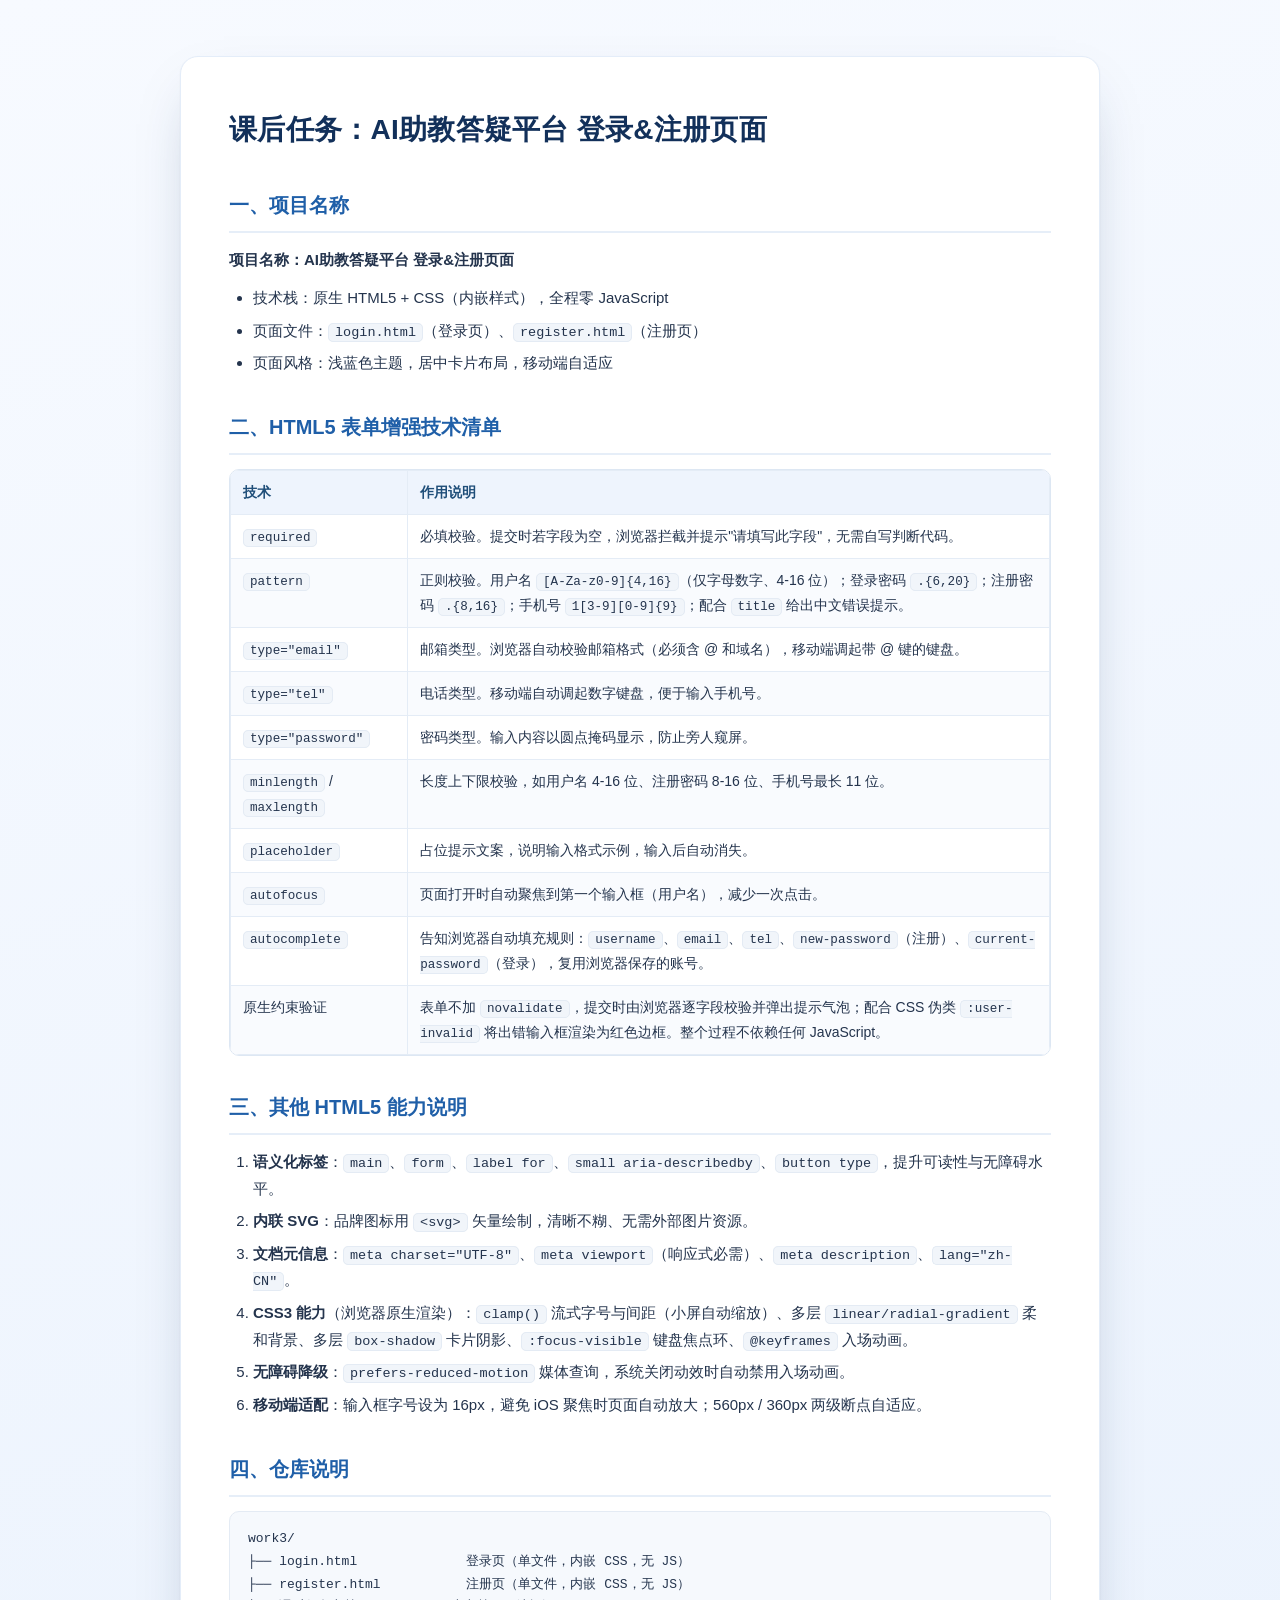
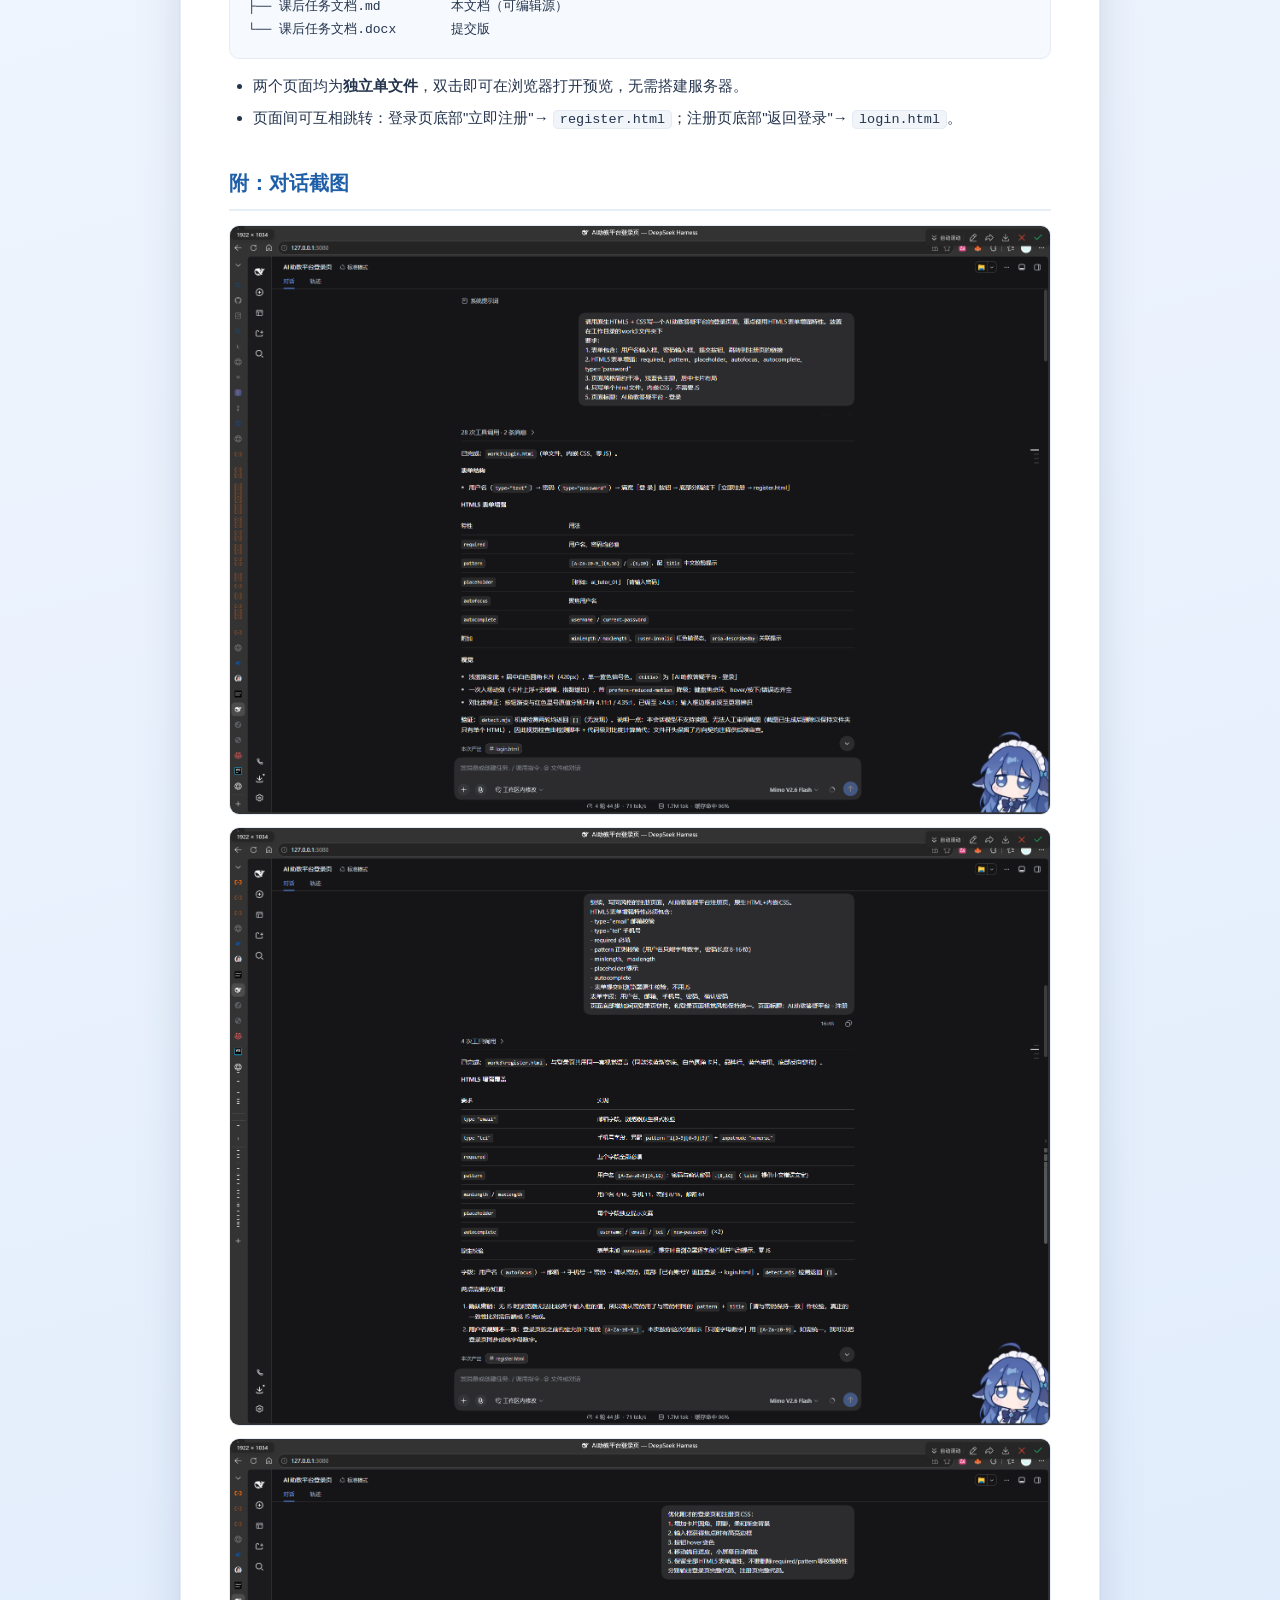
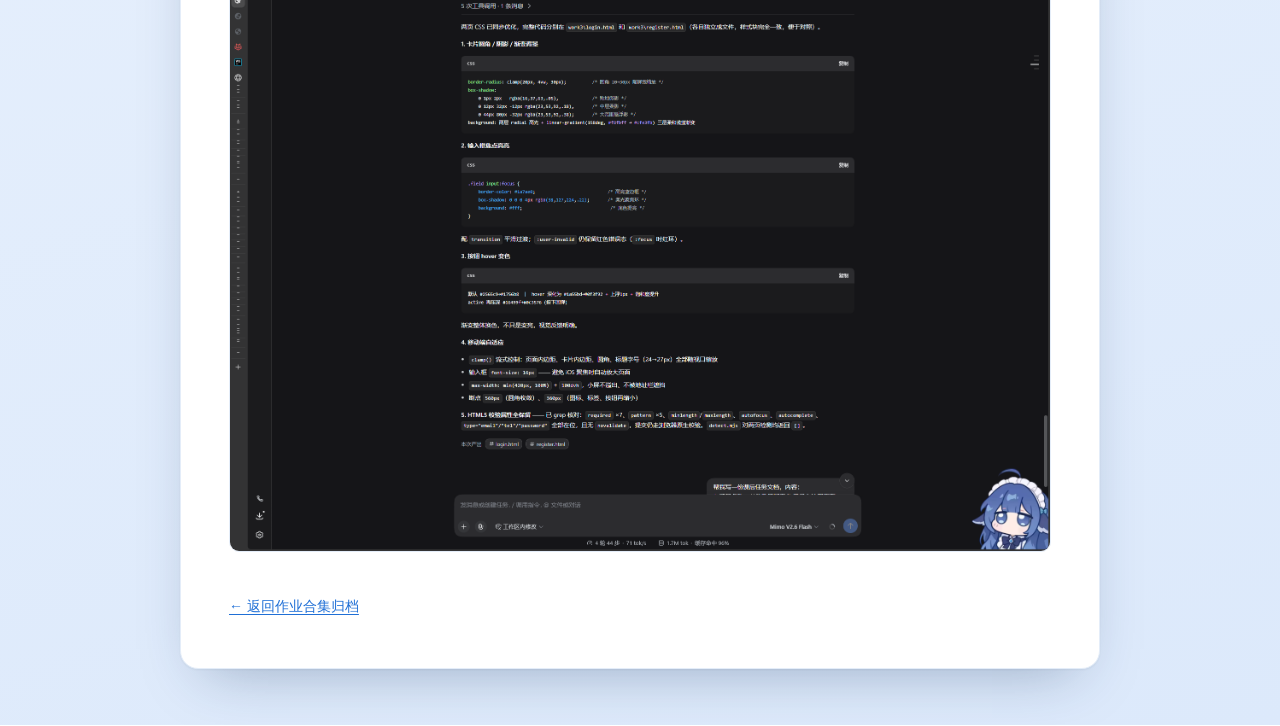
<file: work3/index.html>
<!DOCTYPE html>
<html lang="zh-CN">
<head>
    <meta charset="UTF-8">
    <meta name="viewport" content="width=device-width, initial-scale=1.0">
    <title>课后任务：AI助教答疑平台 登录&amp;注册页面</title>
    <style>
* { margin: 0; padding: 0; box-sizing: border-box; }
body {
    font-family: -apple-system, BlinkMacSystemFont, "Segoe UI", "PingFang SC", "Microsoft YaHei", sans-serif;
    background: linear-gradient(165deg, #f7faff 0%, #eaf2fd 55%, #dce9fb 100%);
    color: #24344d; line-height: 1.75; min-height: 100vh;
    padding: clamp(20px, 5vw, 56px) clamp(14px, 4vw, 24px);
}
.doc {
    max-width: 920px; margin: 0 auto; background: #fff;
    border: 1px solid #e4edf9; border-radius: 18px;
    padding: clamp(26px, 5vw, 48px);
    box-shadow: 0 1px 2px rgba(16,37,63,.05), 0 24px 56px -24px rgba(23,53,92,.35);
}
h1 { font-size: clamp(22px, 5vw, 28px); color: #12305a; margin-bottom: 18px; letter-spacing: .01em; }
h2 { font-size: clamp(17px, 4vw, 20px); color: #1f5fa8; margin: 34px 0 14px; padding-bottom: 8px; border-bottom: 2px solid #e6eef8; }
h3 { font-size: 16px; color: #2c3e57; margin: 24px 0 10px; }
p { margin: 12px 0; font-size: 15px; }
a { color: #1f6fd6; text-decoration: underline; text-underline-offset: 3px; }
a:hover { color: #0d4fae; }
ul, ol { margin: 12px 0 12px 24px; font-size: 15px; }
li { margin: 6px 0; }
code {
    font-family: Consolas, "Courier New", monospace; font-size: .9em;
    background: #f1f5fa; border: 1px solid #e4ebf4; border-radius: 5px; padding: 1px 6px;
}
pre {
    background: #f6f9fd; border: 1px solid #e4ebf4; border-radius: 10px;
    padding: 16px 18px; overflow-x: auto; margin: 14px 0;
}
pre code { background: none; border: none; padding: 0; font-size: 13px; line-height: 1.6; }
.table-wrap { overflow-x: auto; margin: 14px 0; border: 1px solid #dde7f3; border-radius: 10px; }
table { border-collapse: collapse; width: 100%; font-size: 14px; }
th, td { border: 1px solid #e4ecf6; padding: 9px 12px; text-align: left; vertical-align: top; }
th { background: #eef4fd; color: #1f4e79; font-weight: 600; white-space: nowrap; }
tbody tr:nth-child(even) { background: #f9fbfe; }
img { max-width: 100%; border-radius: 10px; border: 1px solid #e4edf9; display: block; margin: 10px 0; }
.back { display: inline-block; margin-top: 30px; font-size: 14px; }
@media (max-width: 560px) { th, td { padding: 7px 9px; } p, ul, ol { font-size: 14.5px; } }
</style>
</head>
<body>
<article class="doc">
<h1>课后任务：AI助教答疑平台 登录&amp;注册页面</h1>
<h2>一、项目名称</h2>
<p><strong>项目名称：AI助教答疑平台 登录&amp;注册页面</strong></p>
<ul><li>技术栈：原生 HTML5 + CSS（内嵌样式），全程零 JavaScript</li><li>页面文件：<code>login.html</code>（登录页）、<code>register.html</code>（注册页）</li><li>页面风格：浅蓝色主题，居中卡片布局，移动端自适应</li></ul>
<h2>二、HTML5 表单增强技术清单</h2>
<div class="table-wrap"><table><thead><tr><th>技术</th><th>作用说明</th></tr></thead><tbody><tr><td><code>required</code></td><td>必填校验。提交时若字段为空，浏览器拦截并提示"请填写此字段"，无需自写判断代码。</td></tr><tr><td><code>pattern</code></td><td>正则校验。用户名 <code>[A-Za-z0-9]{4,16}</code>（仅字母数字、4-16 位）；登录密码 <code>.{6,20}</code>；注册密码 <code>.{8,16}</code>；手机号 <code>1[3-9][0-9]{9}</code>；配合 <code>title</code> 给出中文错误提示。</td></tr><tr><td><code>type=&quot;email&quot;</code></td><td>邮箱类型。浏览器自动校验邮箱格式（必须含 @ 和域名），移动端调起带 @ 键的键盘。</td></tr><tr><td><code>type=&quot;tel&quot;</code></td><td>电话类型。移动端自动调起数字键盘，便于输入手机号。</td></tr><tr><td><code>type=&quot;password&quot;</code></td><td>密码类型。输入内容以圆点掩码显示，防止旁人窥屏。</td></tr><tr><td><code>minlength</code> / <code>maxlength</code></td><td>长度上下限校验，如用户名 4-16 位、注册密码 8-16 位、手机号最长 11 位。</td></tr><tr><td><code>placeholder</code></td><td>占位提示文案，说明输入格式示例，输入后自动消失。</td></tr><tr><td><code>autofocus</code></td><td>页面打开时自动聚焦到第一个输入框（用户名），减少一次点击。</td></tr><tr><td><code>autocomplete</code></td><td>告知浏览器自动填充规则：<code>username</code>、<code>email</code>、<code>tel</code>、<code>new-password</code>（注册）、<code>current-password</code>（登录），复用浏览器保存的账号。</td></tr><tr><td>原生约束验证</td><td>表单不加 <code>novalidate</code>，提交时由浏览器逐字段校验并弹出提示气泡；配合 CSS 伪类 <code>:user-invalid</code> 将出错输入框渲染为红色边框。整个过程不依赖任何 JavaScript。</td></tr></tbody></table></div>
<h2>三、其他 HTML5 能力说明</h2>
<ol><li><strong>语义化标签</strong>：<code>main</code>、<code>form</code>、<code>label for</code>、<code>small aria-describedby</code>、<code>button type</code>，提升可读性与无障碍水平。</li><li><strong>内联 SVG</strong>：品牌图标用 <code>&lt;svg&gt;</code> 矢量绘制，清晰不糊、无需外部图片资源。</li><li><strong>文档元信息</strong>：<code>meta charset=&quot;UTF-8&quot;</code>、<code>meta viewport</code>（响应式必需）、<code>meta description</code>、<code>lang=&quot;zh-CN&quot;</code>。</li><li><strong>CSS3 能力</strong>（浏览器原生渲染）：<code>clamp()</code> 流式字号与间距（小屏自动缩放）、多层 <code>linear/radial-gradient</code> 柔和背景、多层 <code>box-shadow</code> 卡片阴影、<code>:focus-visible</code> 键盘焦点环、<code>@keyframes</code> 入场动画。</li><li><strong>无障碍降级</strong>：<code>prefers-reduced-motion</code> 媒体查询，系统关闭动效时自动禁用入场动画。</li><li><strong>移动端适配</strong>：输入框字号设为 16px，避免 iOS 聚焦时页面自动放大；560px / 360px 两级断点自适应。</li></ol>
<h2>四、仓库说明</h2>
<pre><code>work3/
├── login.html              登录页（单文件，内嵌 CSS，无 JS）
├── register.html           注册页（单文件，内嵌 CSS，无 JS）
├── 课后任务文档.md         本文档（可编辑源）
└── 课后任务文档.docx       提交版</code></pre>
<ul><li>两个页面均为<strong>独立单文件</strong>，双击即可在浏览器打开预览，无需搭建服务器。</li><li>页面间可互相跳转：登录页底部"立即注册"→ <code>register.html</code>；注册页底部"返回登录"→ <code>login.html</code>。</li></ul>
<h2>附：对话截图</h2>
<p><img src="images/img_1.png" alt="img_1.png"></p>
<p><img src="images/img_2.png" alt="img_2.png"></p>
<p><img src="images/img_3.png" alt="img_3.png"></p>
<a class="back" href="../index.html">← 返回作业合集归档</a>
</article>
</body>
</html>
</file>
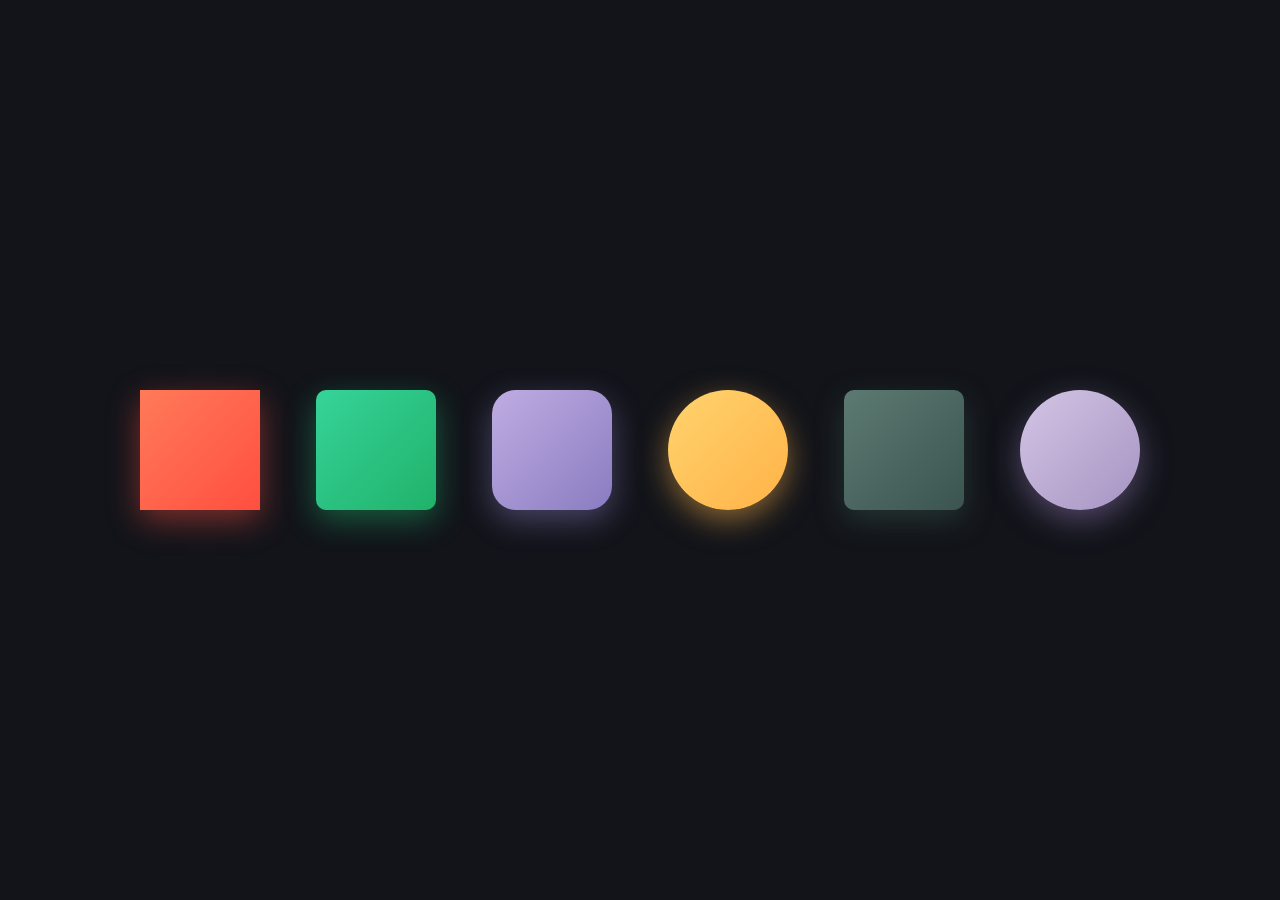
<file: work4/index.html>
<!DOCTYPE html>
<html lang="zh-CN">
<head>
    <meta charset="UTF-8" />
    <meta name="viewport" content="width=device-width, initial-scale=1.0" />
    <title>Document</title>

    <style>
        * {
            margin: 0;
            padding: 0;
            box-sizing: border-box;
        }

        body {
            min-height: 100vh;
            display: flex;
            justify-content: center;
            align-items: center;
            background-color: #12141a;
            font-family: -apple-system, BlinkMacSystemFont, "Segoe UI", sans-serif;
        }

        .stage {
            display: flex;
            flex-wrap: wrap;
            justify-content: center;
            align-items: center;
            gap: 56px;
            padding: 56px 32px;
        }

        .cube {
            width: 120px;
            height: 120px;
            transition: transform 0.3s ease-out, box-shadow 0.3s ease-out;
            cursor: pointer;
        }

        .cube:hover {
            transform: translateY(-10px);
            box-shadow: 0 16px 40px rgba(0,0,0,0.35);
        }

        .cube::after {
            content: "hover";
            position: absolute;
            top: 50%;
            left: 50%;
            transform: translate(-50%, -50%);
            color: #fff;
            font-size: 18px;
            opacity: 0;
            transition: opacity 0.3s ease-out;
            pointer-events: none;
        }

        .cube:hover::after {
            opacity: 1;
        }

        .c1 {
            background: linear-gradient(135deg, #ff7a59 0%, #ff4f40 100%);
            box-shadow: 0 10px 30px rgba(255, 79, 64, 0.45);
        }

        .c2 {
            border-radius: 10px;
            background: linear-gradient(135deg, #36d399 0%, #20b26a 100%);
            box-shadow: 0 10px 30px rgba(32, 178, 106, 0.45);
        }

        .c3 {
            border-radius: 24px;
            background: linear-gradient(135deg, #bface2 0%, #8a7cc1 100%);
            box-shadow: 0 10px 30px rgba(138, 124, 193, 0.45);
        }

        .c4 {
            border-radius: 50%;
            background: linear-gradient(135deg, #ffd36e 0%, #ffb347 100%);
            box-shadow: 0 10px 30px rgba(255, 179, 71, 0.5);
        }

        .c5 {
            border-radius: 10px;
            background: linear-gradient(135deg, #5c7a72 0%, #3b544f 100%);
            box-shadow: 0 10px 30px rgba(60, 90, 80, 0.45);
        }

        .c6 {
            border-radius: 50%;
            background: linear-gradient(135deg, #d4c5e5 0%, #a594c2 100%);
            box-shadow: 0 10px 30px rgba(145, 120, 180, 0.5);
        }
    </style>
</head>

<body>
<div class="stage">
    <div class="cube c1"></div>
    <div class="cube c2"></div>
    <div class="cube c3"></div>
    <div class="cube c4"></div>
    <div class="cube c5"></div>
    <div class="cube c6"></div>
</div>
</body>
</html>
</file>
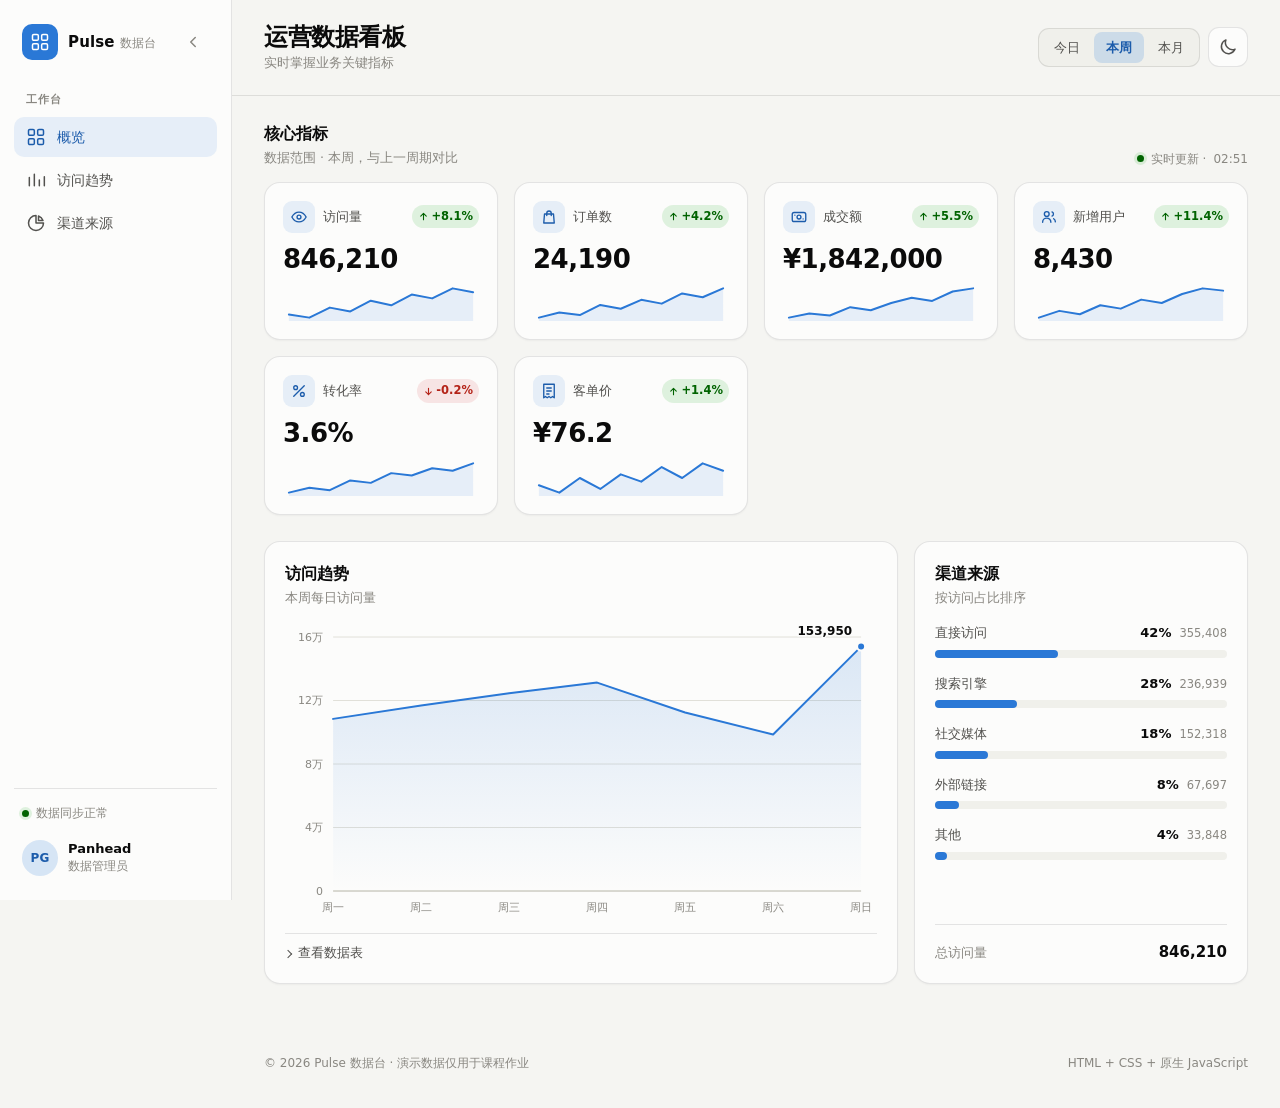
<file: work5/index.html>
<!DOCTYPE html>
<html lang="zh-CN">
<head>
    <meta charset="UTF-8">
    <meta name="viewport" content="width=device-width, initial-scale=1.0">
    <title>运营数据看板 · 前端作业 5</title>
    <link rel="stylesheet" href="styles.css">
    <script src="app.js" defer></script>
</head>
<body>
<a class="skip-link" href="#main">跳到主要内容</a>

<div class="app">
    <aside class="sidebar" id="sidebar" aria-label="侧边栏">
        <div class="sidebar-head">
            <div class="brand">
                <span class="brand-mark" aria-hidden="true">
                    <svg width="20" height="20" viewBox="0 0 24 24" fill="none" stroke="currentColor" stroke-width="1.8" stroke-linecap="round" stroke-linejoin="round" focusable="false">
                        <rect x="3" y="3" width="7" height="7" rx="1.5"/>
                        <rect x="14" y="3" width="7" height="7" rx="1.5"/>
                        <rect x="3" y="14" width="7" height="7" rx="1.5"/>
                        <rect x="14" y="14" width="7" height="7" rx="1.5"/>
                    </svg>
                </span>
                <span class="brand-name">Pulse<span>数据台</span></span>
            </div>

            <button type="button" class="sidebar-toggle" id="sidebar-toggle"
                    aria-controls="sidebar" aria-expanded="true"
                    aria-label="收起侧栏" title="收起侧栏">
                <svg class="icon-chevron" width="18" height="18" viewBox="0 0 24 24" fill="none" stroke="currentColor" stroke-width="2" stroke-linecap="round" stroke-linejoin="round" aria-hidden="true" focusable="false">
                    <path d="M15 18l-6-6 6-6"/>
                </svg>
                <svg class="icon-close" width="18" height="18" viewBox="0 0 24 24" fill="none" stroke="currentColor" stroke-width="2" stroke-linecap="round" stroke-linejoin="round" aria-hidden="true" focusable="false">
                    <path d="M6 6l12 12M18 6 6 18"/>
                </svg>
            </button>
        </div>

        <nav class="nav" aria-label="主导航">
            <p class="nav-label">工作台</p>
            <a class="nav-link is-active" href="#metrics" aria-current="page" aria-label="概览" title="概览">
                <svg width="20" height="20" viewBox="0 0 24 24" fill="none" stroke="currentColor" stroke-width="1.8" stroke-linecap="round" stroke-linejoin="round" aria-hidden="true" focusable="false">
                    <rect x="3" y="3" width="7" height="7" rx="1.5"/>
                    <rect x="14" y="3" width="7" height="7" rx="1.5"/>
                    <rect x="3" y="14" width="7" height="7" rx="1.5"/>
                    <rect x="14" y="14" width="7" height="7" rx="1.5"/>
                </svg>
                <span class="nav-text">概览</span>
            </a>
            <a class="nav-link" href="#trend" aria-label="访问趋势" title="访问趋势">
                <svg width="20" height="20" viewBox="0 0 24 24" fill="none" stroke="currentColor" stroke-width="1.8" stroke-linecap="round" stroke-linejoin="round" aria-hidden="true" focusable="false">
                    <path d="M4 19V9M10 19V5M16 19v-7M22 19V8"/>
                </svg>
                <span class="nav-text">访问趋势</span>
            </a>
            <a class="nav-link" href="#channels" aria-label="渠道来源" title="渠道来源">
                <svg width="20" height="20" viewBox="0 0 24 24" fill="none" stroke="currentColor" stroke-width="1.8" stroke-linecap="round" stroke-linejoin="round" aria-hidden="true" focusable="false">
                    <path d="M21 12a9 9 0 1 1-9-9v9h9Z"/>
                    <path d="M15 3.6A9 9 0 0 1 20.4 9H15V3.6Z"/>
                </svg>
                <span class="nav-text">渠道来源</span>
            </a>
        </nav>

        <div class="sidebar-foot">
            <div class="sidebar-status">
                <span class="live-dot" aria-hidden="true"></span>
                <span class="status-text">数据同步正常</span>
            </div>
            <div class="user" title="Panhead · 数据管理员">
                <span class="avatar" aria-hidden="true">PG</span>
                <div class="user-info">
                    <p class="user-name">Panhead</p>
                    <p class="user-role">数据管理员</p>
                </div>
            </div>
        </div>
    </aside>

    <div class="sidebar-backdrop" id="sidebar-backdrop" aria-hidden="true"></div>

    <div class="content">
        <header class="topbar">
            <div class="topbar-inner">
                <div class="heading">
                    <button type="button" class="mobile-brand" id="sidebar-open"
                            aria-controls="sidebar" aria-expanded="false"
                            aria-label="打开侧栏" title="打开侧栏">
                        <svg width="20" height="20" viewBox="0 0 24 24" fill="none" stroke="currentColor" stroke-width="1.8" stroke-linecap="round" stroke-linejoin="round" aria-hidden="true" focusable="false">
                            <rect x="3" y="3" width="7" height="7" rx="1.5"/>
                            <rect x="14" y="3" width="7" height="7" rx="1.5"/>
                            <rect x="3" y="14" width="7" height="7" rx="1.5"/>
                            <rect x="14" y="14" width="7" height="7" rx="1.5"/>
                        </svg>
                    </button>
                    <div>
                        <h1>运营数据看板</h1>
                        <p class="subtitle">实时掌握业务关键指标</p>
                    </div>
                </div>

                <div class="controls">
                    <div class="segmented" role="group" aria-label="时间范围">
                        <button type="button" data-range="today" aria-pressed="false">今日</button>
                        <button type="button" data-range="week" aria-pressed="true">本周</button>
                        <button type="button" data-range="month" aria-pressed="false">本月</button>
                    </div>

                    <button id="theme-toggle" class="icon-button" type="button" aria-label="切换到深色模式" aria-pressed="false">
                        <svg class="icon-sun" width="20" height="20" viewBox="0 0 24 24" fill="none" stroke="currentColor" stroke-width="1.8" stroke-linecap="round" stroke-linejoin="round" aria-hidden="true" focusable="false">
                            <circle cx="12" cy="12" r="4"/>
                            <path d="M12 2v2M12 20v2M4.93 4.93l1.42 1.42M17.66 17.66l1.41 1.41M2 12h2M20 12h2M4.93 19.07l1.42-1.42M17.66 6.34l1.41-1.41"/>
                        </svg>
                        <svg class="icon-moon" width="20" height="20" viewBox="0 0 24 24" fill="none" stroke="currentColor" stroke-width="1.8" stroke-linecap="round" stroke-linejoin="round" aria-hidden="true" focusable="false">
                            <path d="M20.5 14.5A8.5 8.5 0 0 1 9.5 3.5a8.5 8.5 0 1 0 11 11Z"/>
                        </svg>
                    </button>
                </div>
            </div>
        </header>

        <main id="main">
            <noscript>
                <p class="noscript">此看板依赖 JavaScript 渲染数据，请启用 JavaScript 后刷新页面。</p>
            </noscript>

            <section class="section" id="metrics" aria-labelledby="metrics-title">
                <div class="section-head">
                    <div>
                        <h2 id="metrics-title">核心指标</h2>
                        <p class="section-sub" aria-live="polite">数据范围 · <span id="range-label">本周</span>，与上一周期对比</p>
                    </div>
                    <p class="updated">
                        <span class="live-dot" aria-hidden="true"></span>
                        实时更新 · <time id="updated-at" datetime="">--:--</time>
                    </p>
                </div>

                <!-- 6 张指标卡由 JS 数组渲染，此处不手写重复结构 -->
                <div class="kpi-grid" id="kpi-grid"></div>
            </section>

            <section class="section" aria-label="趋势与渠道">
                <div class="panel-grid">
                    <article class="panel" id="trend" aria-labelledby="trend-title">
                        <div class="panel-head">
                            <div>
                                <h2 id="trend-title">访问趋势</h2>
                                <p class="panel-sub" id="trend-sub">本周每日访问量</p>
                            </div>
                        </div>

                        <div class="chart" id="trend-chart" role="img" aria-label="访问量趋势图">
                            <div class="chart-canvas" id="trend-canvas"></div>
                            <div class="chart-tooltip" id="trend-tooltip" aria-hidden="true">
                                <strong></strong>
                                <span></span>
                            </div>
                        </div>

                        <details class="data-table">
                            <summary>查看数据表</summary>
                            <div class="table-scroll">
                                <table id="trend-table"></table>
                            </div>
                        </details>
                    </article>

                    <article class="panel" id="channels" aria-labelledby="channels-title">
                        <div class="panel-head">
                            <div>
                                <h2 id="channels-title">渠道来源</h2>
                                <p class="panel-sub">按访问占比排序</p>
                            </div>
                        </div>

                        <ul class="bars" id="channel-bars" aria-label="渠道访问占比"></ul>

                        <div class="channel-total">
                            <span>总访问量</span>
                            <strong id="channel-total">--</strong>
                        </div>
                    </article>
                </div>
            </section>
        </main>

        <footer class="footer">
            <span>© 2026 Pulse 数据台 · 演示数据仅用于课程作业</span>
            <span>HTML + CSS + 原生 JavaScript</span>
        </footer>
    </div>
</div>
</body>
</html>
</file>
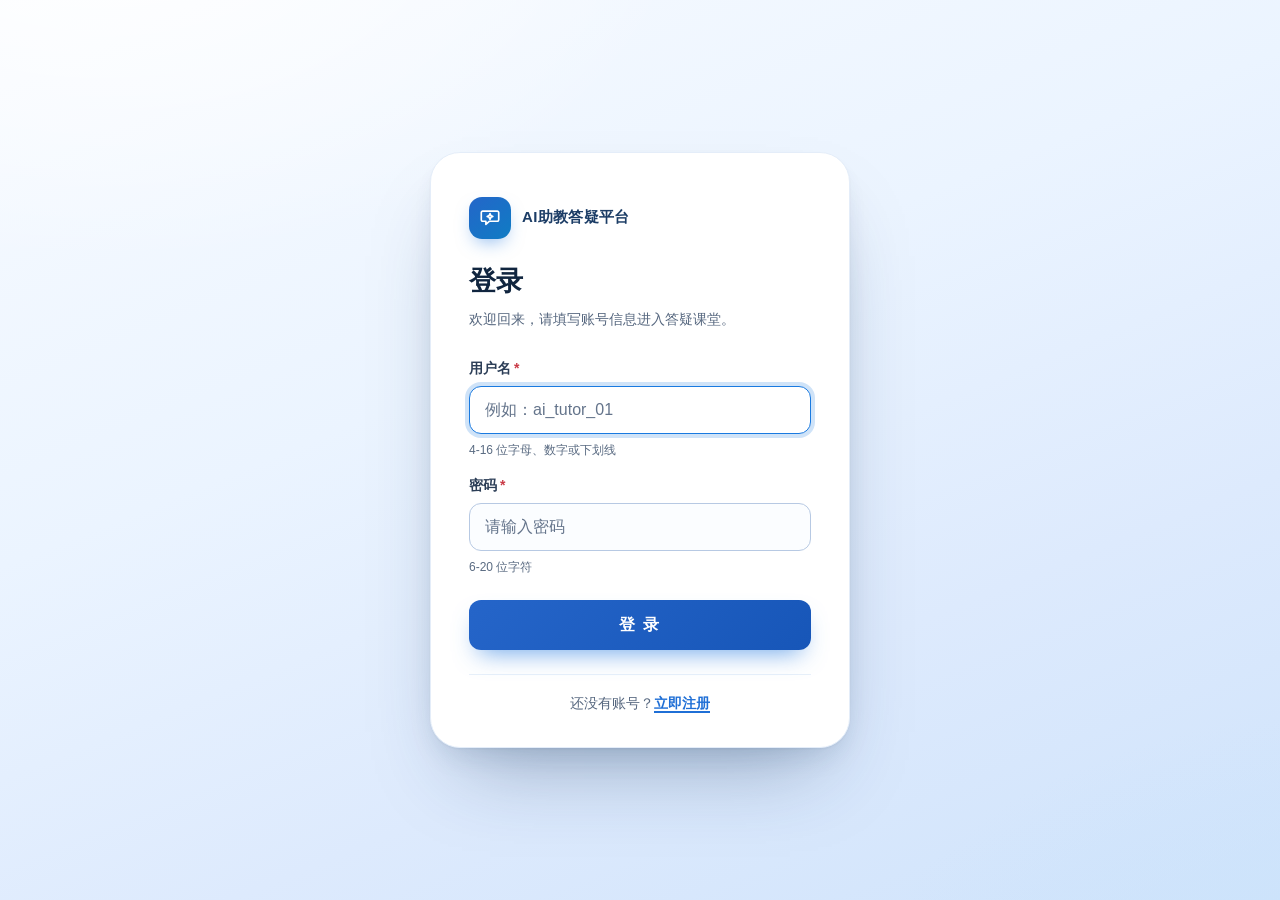
<file: work3/login.html>
<!DOCTYPE html>
<html lang="zh-CN">
<head>
    <meta charset="UTF-8">
    <meta name="viewport" content="width=device-width, initial-scale=1.0">
    <meta name="description" content="AI助教答疑平台登录页：输入用户名与密码进入智能答疑课堂。">
    <title>AI助教答疑平台 - 登录</title>
    <style>
        /* ---------- 基础与柔和渐变背景 ---------- */
        * { margin: 0; padding: 0; box-sizing: border-box; }

        html { -webkit-text-size-adjust: 100%; }

        body {
            font-family: "Microsoft YaHei", "PingFang SC", "Segoe UI", Arial, sans-serif;
            color: #33445c;
            min-height: 100vh;
            min-height: 100dvh;
            display: flex;
            align-items: center;
            justify-content: center;
            padding: clamp(16px, 4vw, 40px) clamp(14px, 4vw, 24px);
            background:
                radial-gradient(1000px 620px at 8% -12%, #ffffff 0%, rgba(255, 255, 255, 0) 60%),
                radial-gradient(860px 540px at 106% 114%, #cbe3fb 0%, rgba(203, 227, 251, 0) 58%),
                linear-gradient(158deg, #f8fbff 0%, #ebf4ff 40%, #ddeafd 70%, #cfe3fb 100%);
        }

        /* ---------- 居中卡片：大圆角 + 柔和多层阴影 ---------- */
        .card {
            width: 100%;
            max-width: min(420px, 100%);
            background: #ffffff;
            border: 1px solid #e4edf9;
            border-radius: clamp(20px, 4vw, 30px);
            padding: clamp(30px, 6vw, 44px) clamp(22px, 6vw, 38px) clamp(26px, 5vw, 34px);
            box-shadow:
                0 1px 2px rgba(16, 37, 63, 0.05),
                0 12px 32px -12px rgba(23, 53, 92, 0.18),
                0 44px 80px -32px rgba(23, 53, 92, 0.38);
        }

        /* ---------- 品牌标识 ---------- */
        .brand {
            display: flex;
            align-items: center;
            gap: 11px;
            margin-bottom: clamp(20px, 4vw, 26px);
        }

        .brand-mark {
            width: 42px;
            height: 42px;
            border-radius: 13px;
            background: linear-gradient(140deg, #2466c9 0%, #0f7cc4 100%);
            display: flex;
            align-items: center;
            justify-content: center;
            box-shadow: 0 8px 18px -6px rgba(43, 125, 224, 0.55);
            flex-shrink: 0;
        }

        .brand-name {
            font-size: 15px;
            font-weight: 700;
            color: #1c3d66;
            letter-spacing: 0.02em;
        }

        .card h1 {
            font-size: clamp(24px, 6.5vw, 27px);
            line-height: 1.25;
            font-weight: 700;
            color: #10253f;
            letter-spacing: 0.01em;
        }

        .subtitle {
            margin-top: 9px;
            margin-bottom: clamp(22px, 5vw, 30px);
            font-size: 14px;
            line-height: 1.6;
            color: #56677f;
        }

        /* ---------- 表单字段 ---------- */
        .field { margin-bottom: 18px; }

        .field label {
            display: block;
            font-size: 14px;
            font-weight: 600;
            color: #2c3e57;
            margin-bottom: 8px;
        }

        .field .req {
            color: #c93b46;
            margin-left: 3px;
            font-weight: 700;
        }

        .field input {
            width: 100%;
            height: 48px;
            font-size: 16px; /* ≥16px，避免 iOS 聚焦时自动放大页面 */
            font-family: inherit;
            color: #17293f;
            background: #fbfdff;
            border: 1.5px solid #b7c9e3;
            border-radius: 12px;
            padding: 0 15px;
            transition: border-color .18s ease, box-shadow .18s ease, background-color .18s ease;
        }

        .field input::placeholder {
            color: #64748b;
            opacity: 1;
        }

        .field input:hover { border-color: #93aecd; }

        /* ---------- 焦点高亮：蓝色边框 + 柔光环 ---------- */
        .field input:focus {
            outline: none;
            background: #ffffff;
            border-color: #1a7ae0;
            box-shadow: 0 0 0 4px rgba(38, 127, 224, 0.22);
        }

        /* HTML5 内置校验状态的可视化反馈 */
        .field input:user-invalid {
            border-color: #c93b46;
            background: #fffafb;
        }

        .field input:user-invalid:focus {
            border-color: #c93b46;
            box-shadow: 0 0 0 4px rgba(201, 59, 70, 0.16);
        }

        .hint {
            display: block;
            margin-top: 7px;
            font-size: 12px;
            line-height: 1.5;
            color: #5a6b82;
        }

        /* ---------- 提交按钮：hover 变色 ---------- */
        .submit-btn {
            width: 100%;
            height: 50px;
            margin-top: 6px;
            font-size: 16px;
            font-weight: 700;
            font-family: inherit;
            letter-spacing: 0.12em;
            color: #ffffff;
            background: linear-gradient(135deg, #2565c9 0%, #1756b8 100%);
            border: none;
            border-radius: 12px;
            cursor: pointer;
            box-shadow: 0 12px 24px -10px rgba(43, 125, 224, 0.7);
            transition: transform .16s ease, box-shadow .16s ease, background-color .16s ease, filter .16s ease;
        }

        .submit-btn:hover {
            background: linear-gradient(135deg, #1a55bd 0%, #0f3f92 100%);
            transform: translateY(-1px);
            box-shadow: 0 18px 32px -12px rgba(20, 58, 134, 0.72);
            filter: saturate(1.06);
        }

        .submit-btn:active {
            transform: translateY(0);
            background: linear-gradient(135deg, #16499f 0%, #0c3576 100%);
            box-shadow: 0 8px 16px -10px rgba(20, 58, 134, 0.7);
        }

        .submit-btn:focus-visible {
            outline: 2px solid #12b6e8;
            outline-offset: 3px;
        }

        /* ---------- 注册跳转 ---------- */
        .register {
            margin-top: 24px;
            padding-top: 20px;
            border-top: 1px solid #e8f0fa;
            text-align: center;
            font-size: 14px;
            color: #56677f;
        }

        .register a {
            color: #1f6fd6;
            font-weight: 600;
            text-decoration: underline;
            text-underline-offset: 3px;
            text-decoration-thickness: 1.5px;
            border-radius: 4px;
            transition: color .16s ease;
        }

        .register a:hover { color: #0d4fae; }

        /* ---------- 键盘可达性 ---------- */
        a:focus-visible {
            outline: 2px solid #2b7de0;
            outline-offset: 2px;
        }

        /* ---------- 入场动效（默认即可见） ---------- */
        @media (prefers-reduced-motion: no-preference) {
            .card { animation: card-in .55s cubic-bezier(0.16, 1, 0.3, 1) both; }

            @keyframes card-in {
                from { opacity: 0; transform: translateY(18px); filter: blur(4px); }
                to   { opacity: 1; transform: translateY(0);   filter: blur(0); }
            }
        }

        /* ---------- 移动端自适应：小屏幕自动缩放 ---------- */
        @media (max-width: 560px) {
            .card { border-radius: 22px; }
            .subtitle { font-size: 13.5px; }
        }

        @media (max-width: 360px) {
            .brand-mark { width: 38px; height: 38px; border-radius: 11px; }
            .brand-name { font-size: 14px; }
            .field label { font-size: 13px; }
            .hint { font-size: 11.5px; }
            .submit-btn { height: 46px; font-size: 15px; }
        }
    </style>
</head>
<body>
    <!--
    THESIS: 一块干净的浅蓝居中卡片承载原生 HTML5 表单校验，拒绝花哨登录页的插画堆砌与双栏布局。
    OWN-WORLD: 柔和浅蓝渐变底 + 纯白大圆角卡片(≤30px) + 多层柔投影 + 单一蓝色信号色 #2565c9；系统中文字体，48px 控件。
    STORY: 访客一眼认出平台与登录任务，输入即获原生校验反馈，失败信息由浏览器给出，注册入口固定在卡片底部。
    FIRST VIEWPORT: 视口正中 420px 卡片：品牌行 → “登录”标题与副标题 → 用户名(autofocus) → 密码 → 满宽登录按钮 → 分隔线下注册链接。
    FORM: 居中卡片登录页，直接塑形于精确需求（模式为窄请求，未跑 concept-seed）。
    FINISH: unreviewed and undocumented is unfinished; this build ends with the finish review, the verdict, and DESIGN.md.
    -->
    <main class="card">
        <div class="brand">
            <span class="brand-mark" aria-hidden="true">
                <svg width="22" height="22" viewBox="0 0 24 24" fill="none" stroke="#ffffff"
                     stroke-width="1.8" stroke-linecap="round" stroke-linejoin="round">
                    <path d="M20 4.5H4a1.5 1.5 0 0 0-1.5 1.5v8A1.5 1.5 0 0 0 4 15.5h3.5V19l4-3.5H20A1.5 1.5 0 0 0 21.5 14V6A1.5 1.5 0 0 0 20 4.5Z"/>
                    <path d="M12 7.2l1 2.1 2.1 1-2.1 1-1 2.1-1-2.1-2.1-1 2.1-1 1-2.1Z"/>
                </svg>
            </span>
            <span class="brand-name">AI助教答疑平台</span>
        </div>

        <h1>登录</h1>
        <p class="subtitle">欢迎回来，请填写账号信息进入答疑课堂。</p>

        <form action="#" method="post">
            <div class="field">
                <label for="username">用户名<span class="req" aria-hidden="true">*</span></label>
                <input type="text"
                       id="username"
                       name="username"
                       placeholder="例如：ai_tutor_01"
                       pattern="[A-Za-z0-9_]{4,16}"
                       title="用户名须为 4-16 位字母、数字或下划线"
                       autocomplete="username"
                       autocapitalize="off"
                       spellcheck="false"
                       minlength="4"
                       maxlength="16"
                       required
                       autofocus
                       aria-describedby="username-hint">
                <small class="hint" id="username-hint">4-16 位字母、数字或下划线</small>
            </div>

            <div class="field">
                <label for="password">密码<span class="req" aria-hidden="true">*</span></label>
                <input type="password"
                       id="password"
                       name="password"
                       placeholder="请输入密码"
                       pattern=".{6,20}"
                       title="密码长度须为 6-20 位"
                       autocomplete="current-password"
                       minlength="6"
                       maxlength="20"
                       required
                       aria-describedby="password-hint">
                <small class="hint" id="password-hint">6-20 位字符</small>
            </div>

            <button type="submit" class="submit-btn">登 录</button>
        </form>

        <p class="register">还没有账号？<a href="register.html">立即注册</a></p>
    </main>
</body>
</html>
</file>
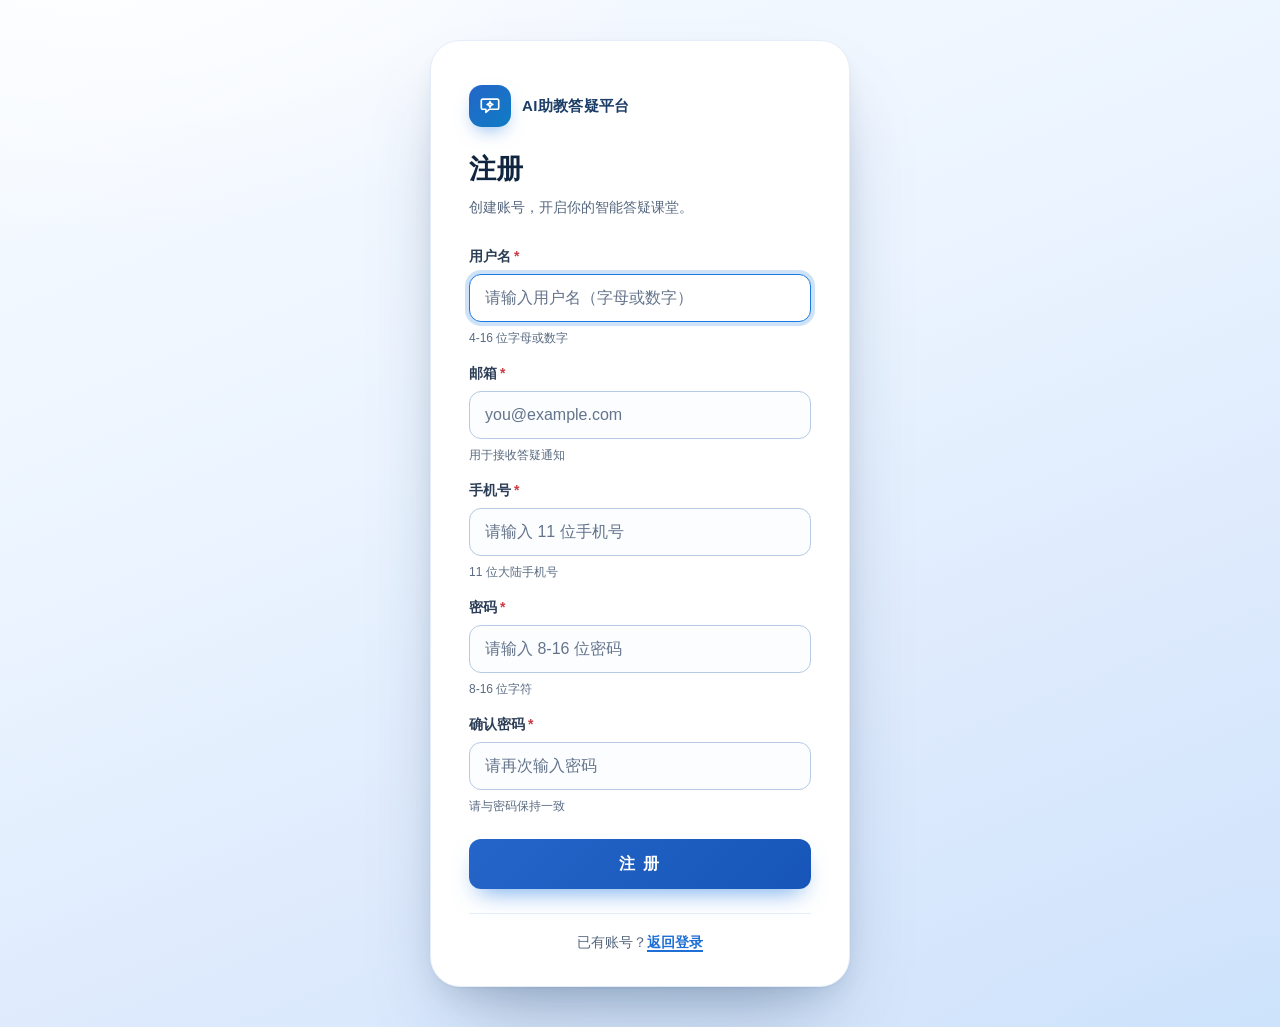
<file: work3/register.html>
<!DOCTYPE html>
<html lang="zh-CN">
<head>
    <meta charset="UTF-8">
    <meta name="viewport" content="width=device-width, initial-scale=1.0">
    <meta name="description" content="AI助教答疑平台注册页：填写账号信息，开启智能答疑课堂。">
    <title>AI助教答疑平台 - 注册</title>
    <style>
        /* ---------- 基础与柔和渐变背景 ---------- */
        * { margin: 0; padding: 0; box-sizing: border-box; }

        html { -webkit-text-size-adjust: 100%; }

        body {
            font-family: "Microsoft YaHei", "PingFang SC", "Segoe UI", Arial, sans-serif;
            color: #33445c;
            min-height: 100vh;
            min-height: 100dvh;
            display: flex;
            align-items: center;
            justify-content: center;
            padding: clamp(16px, 4vw, 40px) clamp(14px, 4vw, 24px);
            background:
                radial-gradient(1000px 620px at 8% -12%, #ffffff 0%, rgba(255, 255, 255, 0) 60%),
                radial-gradient(860px 540px at 106% 114%, #cbe3fb 0%, rgba(203, 227, 251, 0) 58%),
                linear-gradient(158deg, #f8fbff 0%, #ebf4ff 40%, #ddeafd 70%, #cfe3fb 100%);
        }

        /* ---------- 居中卡片：大圆角 + 柔和多层阴影 ---------- */
        .card {
            width: 100%;
            max-width: min(420px, 100%);
            background: #ffffff;
            border: 1px solid #e4edf9;
            border-radius: clamp(20px, 4vw, 30px);
            padding: clamp(30px, 6vw, 44px) clamp(22px, 6vw, 38px) clamp(26px, 5vw, 34px);
            box-shadow:
                0 1px 2px rgba(16, 37, 63, 0.05),
                0 12px 32px -12px rgba(23, 53, 92, 0.18),
                0 44px 80px -32px rgba(23, 53, 92, 0.38);
        }

        /* ---------- 品牌标识 ---------- */
        .brand {
            display: flex;
            align-items: center;
            gap: 11px;
            margin-bottom: clamp(20px, 4vw, 26px);
        }

        .brand-mark {
            width: 42px;
            height: 42px;
            border-radius: 13px;
            background: linear-gradient(140deg, #2466c9 0%, #0f7cc4 100%);
            display: flex;
            align-items: center;
            justify-content: center;
            box-shadow: 0 8px 18px -6px rgba(43, 125, 224, 0.55);
            flex-shrink: 0;
        }

        .brand-name {
            font-size: 15px;
            font-weight: 700;
            color: #1c3d66;
            letter-spacing: 0.02em;
        }

        .card h1 {
            font-size: clamp(24px, 6.5vw, 27px);
            line-height: 1.25;
            font-weight: 700;
            color: #10253f;
            letter-spacing: 0.01em;
        }

        .subtitle {
            margin-top: 9px;
            margin-bottom: clamp(22px, 5vw, 30px);
            font-size: 14px;
            line-height: 1.6;
            color: #56677f;
        }

        /* ---------- 表单字段 ---------- */
        .field { margin-bottom: 18px; }

        .field label {
            display: block;
            font-size: 14px;
            font-weight: 600;
            color: #2c3e57;
            margin-bottom: 8px;
        }

        .field .req {
            color: #c93b46;
            margin-left: 3px;
            font-weight: 700;
        }

        .field input {
            width: 100%;
            height: 48px;
            font-size: 16px; /* ≥16px，避免 iOS 聚焦时自动放大页面 */
            font-family: inherit;
            color: #17293f;
            background: #fbfdff;
            border: 1.5px solid #b7c9e3;
            border-radius: 12px;
            padding: 0 15px;
            transition: border-color .18s ease, box-shadow .18s ease, background-color .18s ease;
        }

        .field input::placeholder {
            color: #64748b;
            opacity: 1;
        }

        .field input:hover { border-color: #93aecd; }

        /* ---------- 焦点高亮：蓝色边框 + 柔光环 ---------- */
        .field input:focus {
            outline: none;
            background: #ffffff;
            border-color: #1a7ae0;
            box-shadow: 0 0 0 4px rgba(38, 127, 224, 0.22);
        }

        /* HTML5 内置校验状态的可视化反馈 */
        .field input:user-invalid {
            border-color: #c93b46;
            background: #fffafb;
        }

        .field input:user-invalid:focus {
            border-color: #c93b46;
            box-shadow: 0 0 0 4px rgba(201, 59, 70, 0.16);
        }

        .hint {
            display: block;
            margin-top: 7px;
            font-size: 12px;
            line-height: 1.5;
            color: #5a6b82;
        }

        /* ---------- 提交按钮：hover 变色 ---------- */
        .submit-btn {
            width: 100%;
            height: 50px;
            margin-top: 6px;
            font-size: 16px;
            font-weight: 700;
            font-family: inherit;
            letter-spacing: 0.12em;
            color: #ffffff;
            background: linear-gradient(135deg, #2565c9 0%, #1756b8 100%);
            border: none;
            border-radius: 12px;
            cursor: pointer;
            box-shadow: 0 12px 24px -10px rgba(43, 125, 224, 0.7);
            transition: transform .16s ease, box-shadow .16s ease, background-color .16s ease, filter .16s ease;
        }

        .submit-btn:hover {
            background: linear-gradient(135deg, #1a55bd 0%, #0f3f92 100%);
            transform: translateY(-1px);
            box-shadow: 0 18px 32px -12px rgba(20, 58, 134, 0.72);
            filter: saturate(1.06);
        }

        .submit-btn:active {
            transform: translateY(0);
            background: linear-gradient(135deg, #16499f 0%, #0c3576 100%);
            box-shadow: 0 8px 16px -10px rgba(20, 58, 134, 0.7);
        }

        .submit-btn:focus-visible {
            outline: 2px solid #12b6e8;
            outline-offset: 3px;
        }

        /* ---------- 返回登录 ---------- */
        .register {
            margin-top: 24px;
            padding-top: 20px;
            border-top: 1px solid #e8f0fa;
            text-align: center;
            font-size: 14px;
            color: #56677f;
        }

        .register a {
            color: #1f6fd6;
            font-weight: 600;
            text-decoration: underline;
            text-underline-offset: 3px;
            text-decoration-thickness: 1.5px;
            border-radius: 4px;
            transition: color .16s ease;
        }

        .register a:hover { color: #0d4fae; }

        /* ---------- 键盘可达性 ---------- */
        a:focus-visible {
            outline: 2px solid #2b7de0;
            outline-offset: 2px;
        }

        /* ---------- 入场动效（默认即可见） ---------- */
        @media (prefers-reduced-motion: no-preference) {
            .card { animation: card-in .55s cubic-bezier(0.16, 1, 0.3, 1) both; }

            @keyframes card-in {
                from { opacity: 0; transform: translateY(18px); filter: blur(4px); }
                to   { opacity: 1; transform: translateY(0);   filter: blur(0); }
            }
        }

        /* ---------- 移动端自适应：小屏幕自动缩放 ---------- */
        @media (max-width: 560px) {
            .card { border-radius: 22px; }
            .subtitle { font-size: 13.5px; }
        }

        @media (max-width: 360px) {
            .brand-mark { width: 38px; height: 38px; border-radius: 11px; }
            .brand-name { font-size: 14px; }
            .field label { font-size: 13px; }
            .hint { font-size: 11.5px; }
            .submit-btn { height: 46px; font-size: 15px; }
        }
    </style>
</head>
<body>
    <!--
    THESIS: 注册页与登录页共用同一浅蓝世界，五个字段垂直堆叠，全部校验交给浏览器原生约束验证。
    OWN-WORLD: 柔和浅蓝渐变底 + 纯白大圆角卡片(≤30px) + 多层柔投影 + 单一信号色 #2565c9；系统中文字体，48px 控件。
    STORY: 访客从登录页到达，填写用户名/邮箱/手机号/密码/确认密码，浏览器即时给出逐字段错误提示，成功后回登录。
    FIRST VIEWPORT: 居中 420px 卡片：品牌行 → “注册”标题与副标题 → 五个带提示的字段 → 满宽注册按钮 → 分隔线下返回登录链接。
    FORM: 登录页同款居中卡片注册页，承接精确需求（窄请求直出，未跑 concept-seed）。
    FINISH: unreviewed and undocumented is unfinished; this build ends with the finish review, the verdict, and DESIGN.md.
    -->
    <main class="card">
        <div class="brand">
            <span class="brand-mark" aria-hidden="true">
                <svg width="22" height="22" viewBox="0 0 24 24" fill="none" stroke="#ffffff"
                     stroke-width="1.8" stroke-linecap="round" stroke-linejoin="round">
                    <path d="M20 4.5H4a1.5 1.5 0 0 0-1.5 1.5v8A1.5 1.5 0 0 0 4 15.5h3.5V19l4-3.5H20A1.5 1.5 0 0 0 21.5 14V6A1.5 1.5 0 0 0 20 4.5Z"/>
                    <path d="M12 7.2l1 2.1 2.1 1-2.1 1-1 2.1-1-2.1-2.1-1 2.1-1 1-2.1Z"/>
                </svg>
            </span>
            <span class="brand-name">AI助教答疑平台</span>
        </div>

        <h1>注册</h1>
        <p class="subtitle">创建账号，开启你的智能答疑课堂。</p>

        <form action="#" method="post">
            <div class="field">
                <label for="username">用户名<span class="req" aria-hidden="true">*</span></label>
                <input type="text"
                       id="username"
                       name="username"
                       placeholder="请输入用户名（字母或数字）"
                       pattern="[A-Za-z0-9]{4,16}"
                       title="用户名只能包含字母和数字，长度 4-16 位"
                       autocomplete="username"
                       autocapitalize="off"
                       spellcheck="false"
                       minlength="4"
                       maxlength="16"
                       required
                       autofocus
                       aria-describedby="username-hint">
                <small class="hint" id="username-hint">4-16 位字母或数字</small>
            </div>

            <div class="field">
                <label for="email">邮箱<span class="req" aria-hidden="true">*</span></label>
                <input type="email"
                       id="email"
                       name="email"
                       placeholder="you@example.com"
                       autocomplete="email"
                       spellcheck="false"
                       maxlength="64"
                       required
                       aria-describedby="email-hint">
                <small class="hint" id="email-hint">用于接收答疑通知</small>
            </div>

            <div class="field">
                <label for="phone">手机号<span class="req" aria-hidden="true">*</span></label>
                <input type="tel"
                       id="phone"
                       name="phone"
                       placeholder="请输入 11 位手机号"
                       pattern="1[3-9][0-9]{9}"
                       title="请输入正确的 11 位手机号"
                       autocomplete="tel"
                       inputmode="numeric"
                       maxlength="11"
                       required
                       aria-describedby="phone-hint">
                <small class="hint" id="phone-hint">11 位大陆手机号</small>
            </div>

            <div class="field">
                <label for="password">密码<span class="req" aria-hidden="true">*</span></label>
                <input type="password"
                       id="password"
                       name="password"
                       placeholder="请输入 8-16 位密码"
                       pattern=".{8,16}"
                       title="密码长度须为 8-16 位"
                       autocomplete="new-password"
                       minlength="8"
                       maxlength="16"
                       required
                       aria-describedby="password-hint">
                <small class="hint" id="password-hint">8-16 位字符</small>
            </div>

            <div class="field">
                <label for="password2">确认密码<span class="req" aria-hidden="true">*</span></label>
                <input type="password"
                       id="password2"
                       name="password2"
                       placeholder="请再次输入密码"
                       pattern=".{8,16}"
                       title="请再次输入 8-16 位密码，并与上方密码保持一致"
                       autocomplete="new-password"
                       minlength="8"
                       maxlength="16"
                       required
                       aria-describedby="password2-hint">
                <small class="hint" id="password2-hint">请与密码保持一致</small>
            </div>

            <button type="submit" class="submit-btn">注 册</button>
        </form>

        <p class="register">已有账号？<a href="login.html">返回登录</a></p>
    </main>
</body>
</html>
</file>
<file: work1/style.css>
@font-face {
    font-family: 'Li Xuke';
    src: url('assets/fonts/LiXuke.ttf');
}

#app {
    width: 1000px;
    margin: auto;
    transform-origin: top center;
}

@media (min-width: 1200px) {
    #app {
        transform: scale(1.2);
    }
}

@media (min-width: 1500px) {
    #app {
        transform: scale(1.5);
    }
}

@media (min-width: 2000px) {
    #app {
        transform: scale(2.0);
    }
}

.title{
    font-family: 'Li Xuke', system-ui;
    width: 100%;
    text-align: center;
    text-shadow: gray 5px 5px 5px;
}

.disc{
    display: flex;
    .disc-content{
        text-align: center;
        line-height: 2;
        padding: 10px;
    }
}

.support{
    .support-title{
        text-align: center;
    }
    .support-items{
        display: grid;
        grid-template-columns: repeat(4, 25%);
        text-align: center;

        .support-content{
            margin-top: 16px;
            font-weight: bold;
        }
    }
}
</file>
<file: work5/styles.css>
/* =========================================================
   运营数据看板 — 样式
   浅色 / 深色主题均由 CSS 变量驱动
   ========================================================= */

/* ---------- 浅色主题（默认） ---------- */
:root {
    color-scheme: light;

    --bg: #f5f5f2;
    --surface: #fcfcfb;
    --surface-2: #f0f0eb;
    --ink: #0b0b0b;
    --ink-2: #52514e;
    --muted: #898781;
    --grid: #e1e0d9;
    --axis: #c3c2b7;
    --border: rgba(11, 11, 11, 0.10);

    --accent: #2a78d6;
    --accent-ink: #1c5cab;
    --accent-weak: rgba(42, 120, 214, 0.10);
    --accent-weak-2: rgba(42, 120, 214, 0.18);

    --good: #006300;
    --good-bg: rgba(12, 163, 12, 0.12);
    --bad: #b42318;
    --bad-bg: rgba(208, 59, 59, 0.12);

    --shadow: 0 1px 2px rgba(11, 11, 11, 0.04);
    --shadow-hover: 0 12px 32px rgba(11, 11, 11, 0.08), 0 2px 6px rgba(11, 11, 11, 0.04);

    --sidebar-w: 232px;
    --sidebar-w-collapsed: 76px;
    --sidebar-mobile-w: 268px;
    --radius: 16px;
    --font: system-ui, -apple-system, "Segoe UI", "PingFang SC", "Microsoft YaHei", sans-serif;
}

/* ---------- 深色主题：系统偏好（未手动选择时生效） ---------- */
@media (prefers-color-scheme: dark) {
    :root:not([data-theme="light"]) {
        color-scheme: dark;

        --bg: #0d0d0d;
        --surface: #1a1a19;
        --surface-2: #232321;
        --ink: #f0efec;
        --ink-2: #c3c2b7;
        --muted: #898781;
        --grid: #2c2c2a;
        --axis: #383835;
        --border: rgba(255, 255, 255, 0.10);

        --accent: #3987e5;
        --accent-ink: #86b6ef;
        --accent-weak: rgba(57, 135, 229, 0.14);
        --accent-weak-2: rgba(57, 135, 229, 0.26);

        --good: #0ca30c;
        --good-bg: rgba(12, 163, 12, 0.14);
        --bad: #e66767;
        --bad-bg: rgba(230, 103, 103, 0.14);

        --shadow: 0 1px 2px rgba(0, 0, 0, 0.32);
        --shadow-hover: 0 16px 40px rgba(0, 0, 0, 0.45);
    }
}

/* ---------- 深色主题：手动切换 ---------- */
:root[data-theme="dark"] {
    color-scheme: dark;

    --bg: #0d0d0d;
    --surface: #1a1a19;
    --surface-2: #232321;
    --ink: #f0efec;
    --ink-2: #c3c2b7;
    --muted: #898781;
    --grid: #2c2c2a;
    --axis: #383835;
    --border: rgba(255, 255, 255, 0.10);

    --accent: #3987e5;
    --accent-ink: #86b6ef;
    --accent-weak: rgba(57, 135, 229, 0.14);
    --accent-weak-2: rgba(57, 135, 229, 0.26);

    --good: #0ca30c;
    --good-bg: rgba(12, 163, 12, 0.14);
    --bad: #e66767;
    --bad-bg: rgba(230, 103, 103, 0.14);

    --shadow: 0 1px 2px rgba(0, 0, 0, 0.32);
    --shadow-hover: 0 16px 40px rgba(0, 0, 0, 0.45);
}

/* ---------- 基础 ---------- */
*,
*::before,
*::after {
    box-sizing: border-box;
}

html {
    scroll-behavior: smooth;
    overflow-x: clip;
}

body {
    margin: 0;
    min-height: 100vh;
    overflow-x: clip;
    background: var(--bg);
    color: var(--ink);
    font-family: var(--font);
    font-size: 15px;
    line-height: 1.5;
    -webkit-font-smoothing: antialiased;
}

h1,
h2,
p,
ul {
    margin: 0;
}

a {
    color: inherit;
}

button {
    font: inherit;
}

svg {
    display: block;
}

[id] {
    scroll-margin-top: 88px;
}

::selection {
    background: var(--accent-weak-2);
}

:focus-visible {
    outline: 2px solid var(--accent);
    outline-offset: 2px;
}

.sr-only {
    position: absolute;
    width: 1px;
    height: 1px;
    padding: 0;
    margin: -1px;
    overflow: hidden;
    clip: rect(0, 0, 0, 0);
    white-space: nowrap;
    border: 0;
}

.skip-link {
    position: fixed;
    top: 10px;
    left: 10px;
    z-index: 100;
    padding: 10px 16px;
    border: 1px solid var(--border);
    border-radius: 10px;
    background: var(--surface);
    color: var(--ink);
    font-size: 14px;
    text-decoration: none;
    transform: translateY(-200%);
    transition: transform 0.15s ease;
}

.skip-link:focus {
    transform: none;
}

/* ---------- 外壳 ---------- */
.app {
    min-height: 100vh;
}

.content {
    display: flex;
    flex-direction: column;
    min-width: 0;
    min-height: 100vh;
}

/* ---------- 侧栏：手机端默认是抽屉 ---------- */
.sidebar {
    position: fixed;
    inset: 0 auto 0 0;
    z-index: 50;
    display: flex;
    flex-direction: column;
    width: var(--sidebar-mobile-w);
    max-width: 86vw;
    padding: 22px 14px 18px;
    overflow-x: hidden;
    overflow-y: auto;
    border-right: 1px solid var(--border);
    background: var(--surface);
    transform: translateX(-100%);
    visibility: hidden;
    transition: transform 0.25s ease, visibility 0s linear 0.25s;
}

.sidebar.is-open {
    transform: none;
    visibility: visible;
    transition: transform 0.25s ease, visibility 0s;
}

.sidebar-backdrop {
    position: fixed;
    inset: 0;
    z-index: 45;
    background: rgba(0, 0, 0, 0.45);
    opacity: 0;
    pointer-events: none;
    transition: opacity 0.2s ease;
}

.sidebar-backdrop.is-visible {
    opacity: 1;
    pointer-events: auto;
}

@media (max-width: 767.98px) {
    body.drawer-open {
        overflow: hidden;
    }
}

/* 初始化时禁止侧栏/内容宽度过渡，避免首帧闪动 */
.no-sidebar-transition .sidebar,
.no-sidebar-transition .content {
    transition: none !important;
}

/* ---------- 侧栏头部 / 折叠按钮 ---------- */
.sidebar-head {
    display: flex;
    align-items: center;
    gap: 10px;
    padding: 2px 8px 22px;
}

.brand {
    display: flex;
    flex: 1;
    align-items: center;
    gap: 10px;
    min-width: 0;
}

.brand-mark {
    display: grid;
    flex: none;
    place-items: center;
    width: 36px;
    height: 36px;
    border-radius: 10px;
    background: var(--accent);
    color: #fff;
}

.brand-name {
    font-size: 15px;
    font-weight: 650;
    letter-spacing: 0.01em;
    white-space: nowrap;
}

.brand-name span {
    margin-left: 5px;
    color: var(--muted);
    font-size: 11.5px;
    font-weight: 500;
}

.sidebar-toggle {
    display: grid;
    flex: none;
    place-items: center;
    width: 32px;
    height: 32px;
    padding: 0;
    border: 1px solid transparent;
    border-radius: 9px;
    background: transparent;
    color: var(--muted);
    cursor: pointer;
    transition: background 0.15s ease, color 0.15s ease;
}

.sidebar-toggle:hover {
    background: var(--surface-2);
    color: var(--ink);
}

.sidebar-toggle .icon-chevron {
    transition: transform 0.2s ease;
}

.sidebar-toggle .icon-close {
    display: none;
}

@media (max-width: 767.98px) {
    .sidebar-toggle .icon-chevron {
        display: none;
    }

    .sidebar-toggle .icon-close {
        display: block;
    }
}

/* ---------- 导航 ---------- */
.nav {
    display: flex;
    flex: 1;
    flex-direction: column;
    gap: 3px;
}

.nav-label {
    padding: 10px 12px 6px;
    color: var(--muted);
    font-size: 10.5px;
    font-weight: 600;
    letter-spacing: 0.08em;
    text-transform: uppercase;
}

.nav-link {
    position: relative;
    display: flex;
    align-items: center;
    gap: 11px;
    padding: 10px 12px;
    border-radius: 10px;
    color: var(--ink-2);
    font-size: 13.5px;
    font-weight: 500;
    text-decoration: none;
    transition: background 0.15s ease, color 0.15s ease;
}

.nav-link:hover {
    background: var(--surface-2);
    color: var(--ink);
}

.nav-link.is-active {
    background: var(--accent-weak);
    color: var(--accent-ink);
}

.nav-link svg {
    flex: none;
}

/* ---------- 侧栏底部 ---------- */
.sidebar-foot {
    padding-top: 16px;
    border-top: 1px solid var(--border);
}

.sidebar-status {
    position: relative;
    display: flex;
    align-items: center;
    gap: 7px;
    padding: 0 8px 12px;
    color: var(--muted);
    font-size: 11.5px;
}

.user {
    position: relative;
    display: flex;
    align-items: center;
    gap: 10px;
    padding: 6px 8px;
}

.avatar {
    display: grid;
    flex: none;
    place-items: center;
    width: 36px;
    height: 36px;
    border-radius: 50%;
    background: var(--accent-weak-2);
    color: var(--accent-ink);
    font-size: 12px;
    font-weight: 650;
    letter-spacing: 0.02em;
}

.user-name {
    font-size: 13px;
    font-weight: 600;
    line-height: 1.3;
}

.user-role {
    color: var(--muted);
    font-size: 11.5px;
}

/* ---------- 顶栏 ---------- */
.topbar {
    position: sticky;
    top: 0;
    z-index: 20;
    background: var(--bg);
    border-bottom: 1px solid var(--border);
}

.topbar-inner {
    display: flex;
    flex-wrap: wrap;
    align-items: center;
    gap: 14px;
    width: 100%;
    max-width: 1600px;
    margin: 0 auto;
    padding: 16px;
}

.heading {
    display: flex;
    align-items: center;
    gap: 12px;
    min-width: 0;
    margin-right: auto;
}

/* 手机端左上角按钮：打开侧栏 */
.mobile-brand {
    display: grid;
    flex: none;
    place-items: center;
    width: 38px;
    height: 38px;
    padding: 0;
    border: 0;
    border-radius: 11px;
    background: var(--accent);
    color: #fff;
    cursor: pointer;
    transition: filter 0.15s ease;
}

.mobile-brand:hover {
    filter: brightness(1.07);
}

h1 {
    font-size: clamp(19px, 2.2vw, 24px);
    font-weight: 700;
    letter-spacing: -0.02em;
    line-height: 1.25;
}

.subtitle {
    margin-top: 2px;
    color: var(--muted);
    font-size: 12.5px;
}

.controls {
    display: flex;
    flex-wrap: wrap;
    align-items: center;
    gap: 8px;
    margin-left: auto;
}

.segmented {
    display: flex;
    gap: 2px;
    padding: 3px;
    border: 1px solid var(--border);
    border-radius: 11px;
    background: var(--surface-2);
}

.segmented button {
    appearance: none;
    border: 0;
    border-radius: 8px;
    background: transparent;
    color: var(--ink-2);
    padding: 6px 12px;
    font-size: 13px;
    font-weight: 500;
    white-space: nowrap;
    cursor: pointer;
    transition: background 0.15s ease, color 0.15s ease;
}

.segmented button:hover {
    color: var(--ink);
}

.segmented button[aria-pressed="true"] {
    background: var(--accent-weak-2);
    color: var(--accent-ink);
    font-weight: 600;
}

.icon-button {
    display: grid;
    flex: none;
    place-items: center;
    width: 40px;
    height: 40px;
    border: 1px solid var(--border);
    border-radius: 11px;
    background: var(--surface);
    color: var(--ink-2);
    cursor: pointer;
    transition: color 0.15s ease, border-color 0.15s ease;
}

.icon-button:hover {
    border-color: var(--axis);
    color: var(--ink);
}

/* 主题按钮图标：浅色显示月亮，深色显示太阳 */
.icon-sun {
    display: none;
}

.icon-moon {
    display: block;
}

:root[data-theme="dark"] .icon-sun {
    display: block;
}

:root[data-theme="dark"] .icon-moon {
    display: none;
}

@media (prefers-color-scheme: dark) {
    :root:not([data-theme="light"]) .icon-sun {
        display: block;
    }

    :root:not([data-theme="light"]) .icon-moon {
        display: none;
    }
}

/* ---------- 主体 ---------- */
main {
    flex: 1;
    width: 100%;
    max-width: 1600px;
    margin: 0 auto;
    padding: 20px 16px 32px;
}

.section {
    margin-bottom: 26px;
}

.section-head {
    display: flex;
    flex-wrap: wrap;
    align-items: flex-end;
    justify-content: space-between;
    gap: 10px 16px;
    margin-bottom: 14px;
}

h2 {
    font-size: 16px;
    font-weight: 600;
    letter-spacing: -0.01em;
}

.section-sub,
.panel-sub {
    margin-top: 3px;
    color: var(--muted);
    font-size: 12.5px;
}

.updated {
    display: flex;
    align-items: center;
    gap: 7px;
    color: var(--muted);
    font-size: 12px;
    font-variant-numeric: tabular-nums;
}

.live-dot {
    width: 7px;
    height: 7px;
    border-radius: 50%;
    background: var(--good);
    box-shadow: 0 0 0 3px var(--good-bg);
    animation: pulse 2.4s ease-in-out infinite;
}

@keyframes pulse {
    0%,
    100% {
        opacity: 1;
    }

    50% {
        opacity: 0.45;
    }
}

.noscript {
    margin-bottom: 16px;
    padding: 14px 16px;
    border: 1px solid var(--border);
    border-radius: 12px;
    background: var(--surface);
    color: var(--ink-2);
    font-size: 14px;
}

/* ---------- KPI 卡片 ---------- */
.kpi-grid {
    display: grid;
    grid-template-columns: minmax(0, 1fr);
    gap: 14px;
}

.kpi-card {
    display: flex;
    flex-direction: column;
    gap: 12px;
    min-width: 0;
    padding: 18px;
    border: 1px solid var(--border);
    border-radius: var(--radius);
    background: var(--surface);
    box-shadow: var(--shadow);
    transition: transform 0.18s ease, border-color 0.18s ease, box-shadow 0.18s ease;
}

.kpi-card:hover {
    transform: translateY(-2px);
    border-color: var(--axis);
    box-shadow: var(--shadow-hover);
}

.kpi-head {
    display: flex;
    align-items: center;
    gap: 8px;
    min-width: 0;
}

.kpi-icon {
    display: grid;
    flex: none;
    place-items: center;
    width: 32px;
    height: 32px;
    border-radius: 9px;
    background: var(--accent-weak);
    color: var(--accent-ink);
}

.kpi-label {
    overflow: hidden;
    color: var(--ink-2);
    font-size: 13px;
    font-weight: 500;
    white-space: nowrap;
    text-overflow: ellipsis;
}

.kpi-value {
    font-size: 28px;
    font-weight: 650;
    letter-spacing: -0.02em;
    line-height: 1.1;
    white-space: nowrap;
    font-variant-numeric: tabular-nums;
}

.kpi-spark {
    height: 36px;
    margin-top: auto;
    color: var(--accent);
}

.kpi-spark svg {
    width: 100%;
    height: 36px;
}

/* ---------- 涨跌标记 ---------- */
.delta {
    display: inline-flex;
    flex: none;
    align-items: center;
    gap: 2px;
    margin-left: auto;
    padding: 3px 6px;
    border-radius: 999px;
    font-size: 11.5px;
    font-weight: 600;
    font-variant-numeric: tabular-nums;
    white-space: nowrap;
}

.delta svg {
    width: 11px;
    height: 11px;
}

.delta-down svg {
    transform: rotate(180deg);
}

.delta-up {
    background: var(--good-bg);
    color: var(--good);
}

.delta-down {
    background: var(--bad-bg);
    color: var(--bad);
}

/* ---------- 图表面板 ---------- */
.panel-grid {
    display: grid;
    grid-template-columns: minmax(0, 1fr);
    gap: 16px;
}

.panel {
    display: flex;
    flex-direction: column;
    min-width: 0;
    padding: 20px;
    border: 1px solid var(--border);
    border-radius: var(--radius);
    background: var(--surface);
    box-shadow: var(--shadow);
}

.panel-head {
    display: flex;
    align-items: flex-start;
    justify-content: space-between;
    gap: 12px;
}

.chart {
    position: relative;
    width: 100%;
    height: 240px;
    margin-top: 12px;
}

.chart-canvas,
.chart svg {
    width: 100%;
    height: 100%;
}

.chart svg {
    overflow: visible;
}

/* SVG 图表样式（颜色随主题变量切换） */
.chart-tick {
    fill: var(--muted);
    font-size: 11px;
    font-variant-numeric: tabular-nums;
}

.chart-tick--y {
    text-anchor: end;
}

.chart-tick--x {
    text-anchor: middle;
}

.chart-grid {
    stroke: var(--grid);
    stroke-width: 1;
}

.chart-axis {
    stroke: var(--axis);
    stroke-width: 1;
}

.area-stop-top {
    stop-color: var(--accent);
    stop-opacity: 0.16;
}

.area-stop-bottom {
    stop-color: var(--accent);
    stop-opacity: 0;
}

.trend-area {
    fill: url(#trendArea);
}

.trend-line {
    fill: none;
    stroke: var(--accent);
    stroke-width: 2;
    stroke-linecap: round;
    stroke-linejoin: round;
}

.trend-end-dot {
    fill: var(--accent);
    stroke: var(--surface);
    stroke-width: 2;
}

.trend-end-label {
    fill: var(--ink);
    font-size: 12px;
    font-weight: 600;
    font-variant-numeric: tabular-nums;
    paint-order: stroke;
    stroke: var(--surface);
    stroke-width: 3px;
}

.trend-crosshair {
    stroke: var(--axis);
    stroke-width: 1;
    opacity: 0;
}

.trend-hover-dot {
    fill: var(--accent);
    stroke: var(--surface);
    stroke-width: 2;
    opacity: 0;
}

.trend-crosshair.is-visible,
.trend-hover-dot.is-visible {
    opacity: 1;
}

.chart-hit {
    fill: transparent;
    cursor: crosshair;
}

.chart-tooltip {
    position: absolute;
    left: 0;
    top: 0;
    z-index: 4;
    display: grid;
    gap: 1px;
    padding: 8px 10px;
    border: 1px solid var(--border);
    border-radius: 10px;
    background: var(--surface);
    box-shadow: var(--shadow-hover);
    opacity: 0;
    pointer-events: none;
    transform: translate(-50%, -100%);
    transition: opacity 0.12s ease;
}

.chart-tooltip.is-below {
    transform: translate(-50%, 0);
}

.chart-tooltip.is-visible {
    opacity: 1;
}

.chart-tooltip strong {
    color: var(--ink);
    font-size: 14px;
    font-weight: 600;
    font-variant-numeric: tabular-nums;
}

.chart-tooltip span {
    color: var(--muted);
    font-size: 11.5px;
    white-space: nowrap;
}

/* ---------- 渠道条形图 ---------- */
.bars {
    display: flex;
    flex-direction: column;
    gap: 16px;
    margin: 16px 0 18px;
    padding: 0;
    list-style: none;
}

.bar-item {
    position: relative;
    outline-offset: 4px;
}

.bar-meta {
    display: flex;
    align-items: baseline;
    justify-content: space-between;
    gap: 8px;
    margin-bottom: 7px;
}

.bar-label {
    color: var(--ink-2);
    font-size: 13px;
}

.bar-stats {
    display: flex;
    align-items: baseline;
    gap: 8px;
}

.bar-pct {
    font-size: 13px;
    font-weight: 600;
    font-variant-numeric: tabular-nums;
}

.bar-count {
    color: var(--muted);
    font-size: 11.5px;
    font-variant-numeric: tabular-nums;
}

.bar-track {
    height: 8px;
    overflow: hidden;
    border-radius: 4px;
    background: var(--surface-2);
}

.bar-fill {
    display: block;
    height: 100%;
    border-radius: 0 4px 4px 0;
    background: var(--accent);
    transition: width 0.4s cubic-bezier(0.22, 0.61, 0.36, 1), filter 0.15s ease;
}

.bar-item:hover .bar-fill,
.bar-item:focus-visible .bar-fill {
    filter: brightness(1.12);
}

.bar-item::after {
    content: attr(data-tip);
    position: absolute;
    right: 0;
    bottom: calc(100% + 6px);
    z-index: 5;
    padding: 6px 9px;
    border-radius: 8px;
    background: var(--ink);
    color: var(--bg);
    font-size: 11.5px;
    white-space: nowrap;
    opacity: 0;
    pointer-events: none;
    transform: translateY(3px);
    transition: opacity 0.12s ease, transform 0.12s ease;
}

.bar-item:hover::after,
.bar-item:focus-visible::after {
    opacity: 1;
    transform: none;
}

.channel-total {
    display: flex;
    align-items: baseline;
    justify-content: space-between;
    gap: 12px;
    margin-top: auto;
    padding-top: 16px;
    border-top: 1px solid var(--border);
    color: var(--muted);
    font-size: 12.5px;
}

.channel-total strong {
    color: var(--ink);
    font-size: 15px;
    font-weight: 600;
    font-variant-numeric: tabular-nums;
}

/* ---------- 数据表 ---------- */
.data-table {
    margin-top: 14px;
    padding-top: 10px;
    border-top: 1px solid var(--border);
}

.data-table summary {
    display: flex;
    align-items: center;
    gap: 7px;
    width: max-content;
    color: var(--ink-2);
    font-size: 12.5px;
    font-weight: 500;
    list-style: none;
    cursor: pointer;
}

.data-table summary::-webkit-details-marker {
    display: none;
}

.data-table summary::before {
    content: "";
    width: 6px;
    height: 6px;
    border-right: 1.5px solid currentColor;
    border-bottom: 1.5px solid currentColor;
    transform: rotate(-45deg);
    transition: transform 0.15s ease;
}

.data-table[open] summary::before {
    transform: rotate(45deg);
}

.table-scroll {
    overflow-x: auto;
    margin-top: 10px;
}

.data-table table {
    width: 100%;
    border-collapse: collapse;
    font-size: 12.5px;
    font-variant-numeric: tabular-nums;
}

.data-table th,
.data-table td {
    padding: 7px 10px;
    border-bottom: 1px solid var(--border);
    text-align: right;
    white-space: nowrap;
}

.data-table th:first-child,
.data-table td:first-child {
    text-align: left;
}

.data-table thead th {
    color: var(--muted);
    font-weight: 500;
}

.data-table tbody th {
    color: var(--ink-2);
    font-weight: 500;
}

.data-table tbody tr:last-child th,
.data-table tbody tr:last-child td {
    border-bottom: 0;
}

/* ---------- 页脚 ---------- */
.footer {
    display: flex;
    flex-wrap: wrap;
    justify-content: space-between;
    gap: 6px 12px;
    width: 100%;
    max-width: 1600px;
    margin: 0 auto;
    padding: 0 16px 28px;
    color: var(--muted);
    font-size: 12px;
}

/* =========================================================
   响应式断点
   ========================================================= */

/* 平板：768–1199，侧栏固定为图标栏，可展开 */
@media (min-width: 768px) {
    .sidebar {
        z-index: 30;
        width: var(--sidebar-w);
        max-width: none;
        transform: none;
        visibility: visible;
        transition: width 0.22s ease;
    }

    .sidebar.is-collapsed {
        width: var(--sidebar-w-collapsed);
    }

    .sidebar-backdrop {
        display: none;
    }

    .content {
        margin-left: var(--sidebar-w);
        transition: margin-left 0.22s ease;
    }

    .sidebar.is-collapsed ~ .content {
        margin-left: var(--sidebar-w-collapsed);
    }

    .mobile-brand {
        display: none;
    }

    /* 折叠态：只保留图标 */
    .sidebar.is-collapsed .sidebar-head {
        flex-direction: column;
        gap: 10px;
        padding: 2px 0 18px;
    }

    .sidebar.is-collapsed .brand {
        flex: none;
        justify-content: center;
        width: 100%;
    }

    .sidebar.is-collapsed .brand-name {
        display: none;
    }

    .sidebar.is-collapsed .sidebar-toggle {
        width: 36px;
        height: 30px;
    }

    .sidebar.is-collapsed .sidebar-toggle .icon-chevron {
        transform: rotate(180deg);
    }

    .sidebar.is-collapsed .nav-label {
        display: none;
    }

    .sidebar.is-collapsed .nav-link {
        justify-content: center;
        gap: 0;
        padding: 12px 0;
    }

    /* 图标栏宽度较窄，焦点框内收避免被侧栏裁切 */
    .sidebar.is-collapsed .nav-link:focus-visible {
        outline-offset: -2px;
    }

    .sidebar.is-collapsed .nav-text,
    .sidebar.is-collapsed .status-text,
    .sidebar.is-collapsed .user-info {
        position: absolute;
        width: 1px;
        height: 1px;
        padding: 0;
        margin: -1px;
        overflow: hidden;
        clip: rect(0, 0, 0, 0);
        white-space: nowrap;
        border: 0;
    }

    .sidebar.is-collapsed .sidebar-status {
        justify-content: center;
        padding: 0 0 12px;
    }

    .sidebar.is-collapsed .user {
        justify-content: center;
        padding: 6px 0;
    }

    /* 平板布局 */
    .topbar-inner {
        padding: 20px 24px;
    }

    main {
        padding: 24px 24px 40px;
    }

    .kpi-grid {
        grid-template-columns: repeat(2, minmax(0, 1fr));
        gap: 16px;
    }

    .chart {
        height: 300px;
    }

    .footer {
        padding: 0 24px 32px;
    }
}

@media (min-width: 1000px) {
    .panel-grid {
        grid-template-columns: minmax(0, 1.9fr) minmax(0, 1fr);
    }
}

/* 桌面：≥1200，侧栏默认展开，四列指标卡 */
@media (min-width: 1200px) {
    .topbar-inner {
        padding: 22px 32px;
    }

    main {
        padding: 26px 32px 44px;
    }

    .kpi-grid {
        grid-template-columns: repeat(4, minmax(0, 1fr));
    }

    .kpi-value {
        font-size: 26px;
    }

    .footer {
        padding: 0 32px 36px;
    }
}

@media (min-width: 1500px) {
    .kpi-value {
        font-size: 30px;
    }
}

/* ---------- 降低动态效果 ---------- */
@media (prefers-reduced-motion: reduce) {
    html {
        scroll-behavior: auto;
    }

    *,
    *::before,
    *::after {
        animation-duration: 0.01ms !important;
        animation-iteration-count: 1 !important;
        transition-duration: 0.01ms !important;
    }
}
</file>
